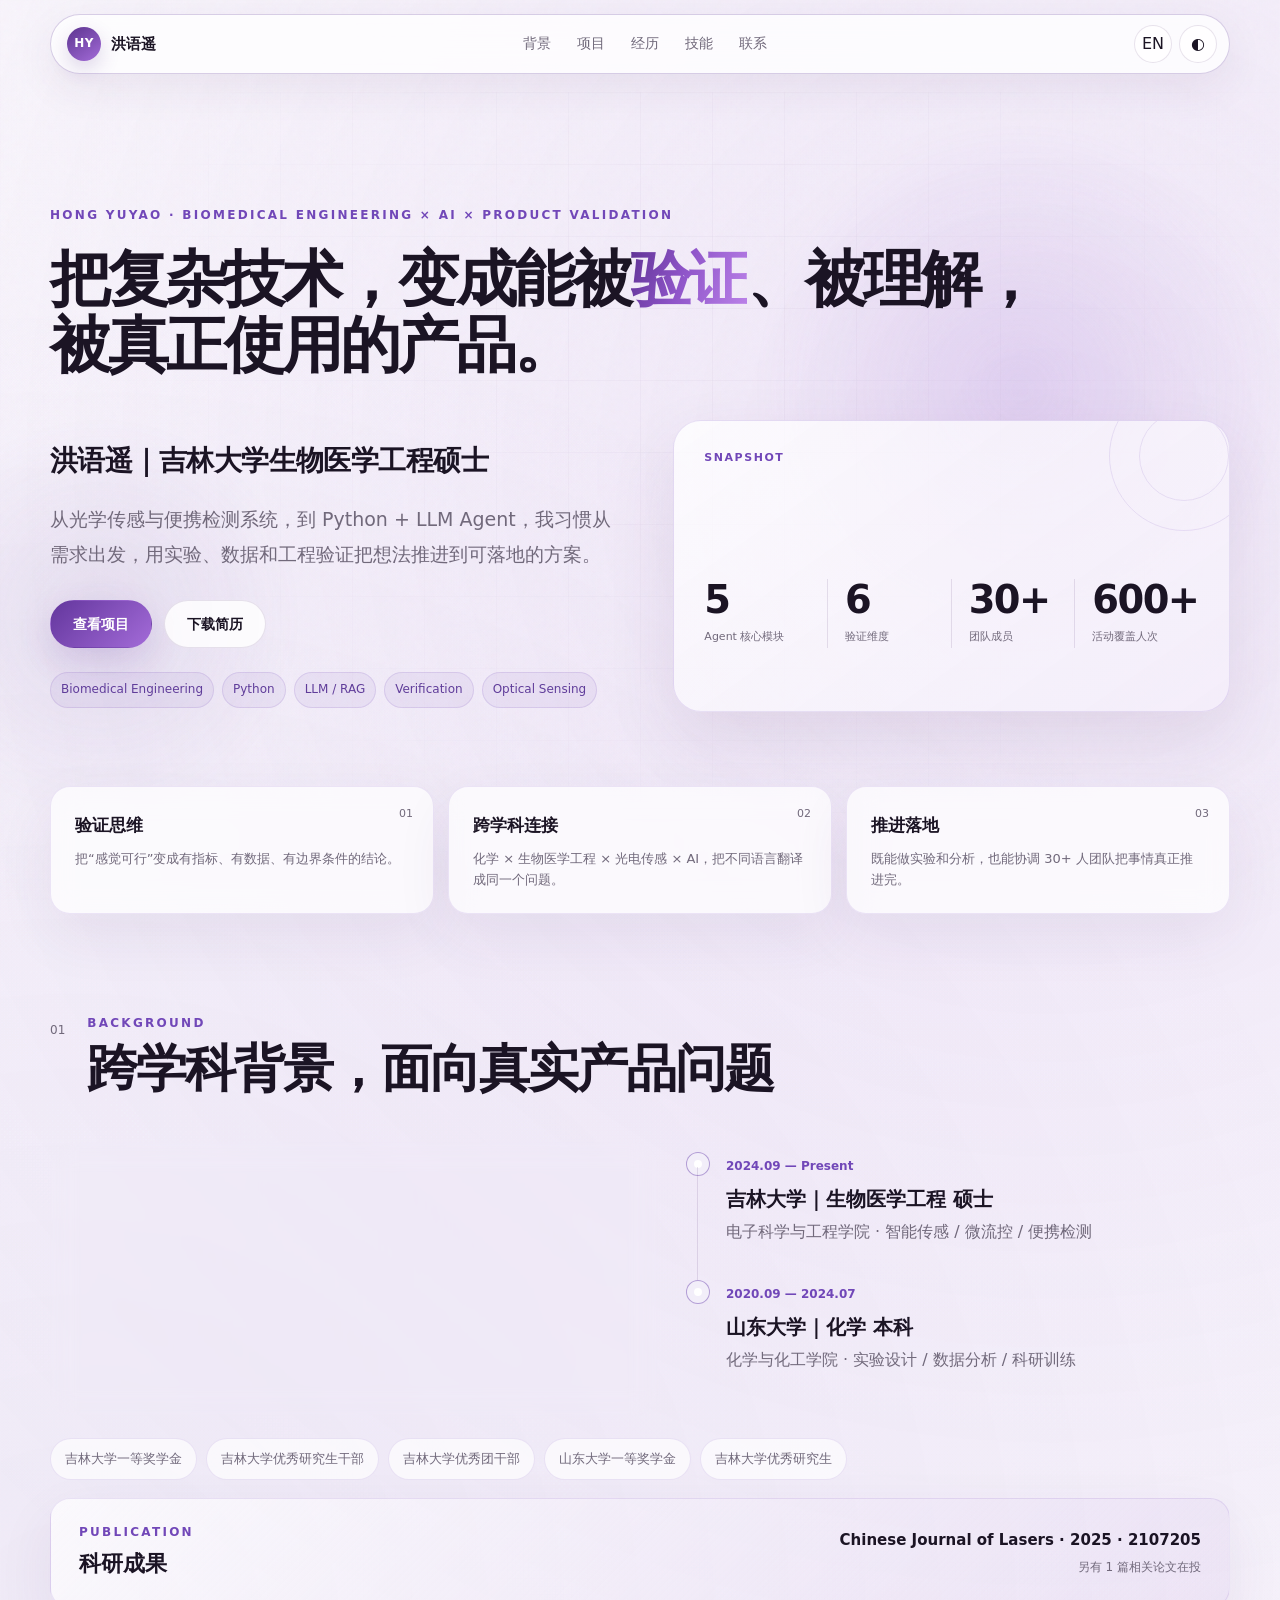
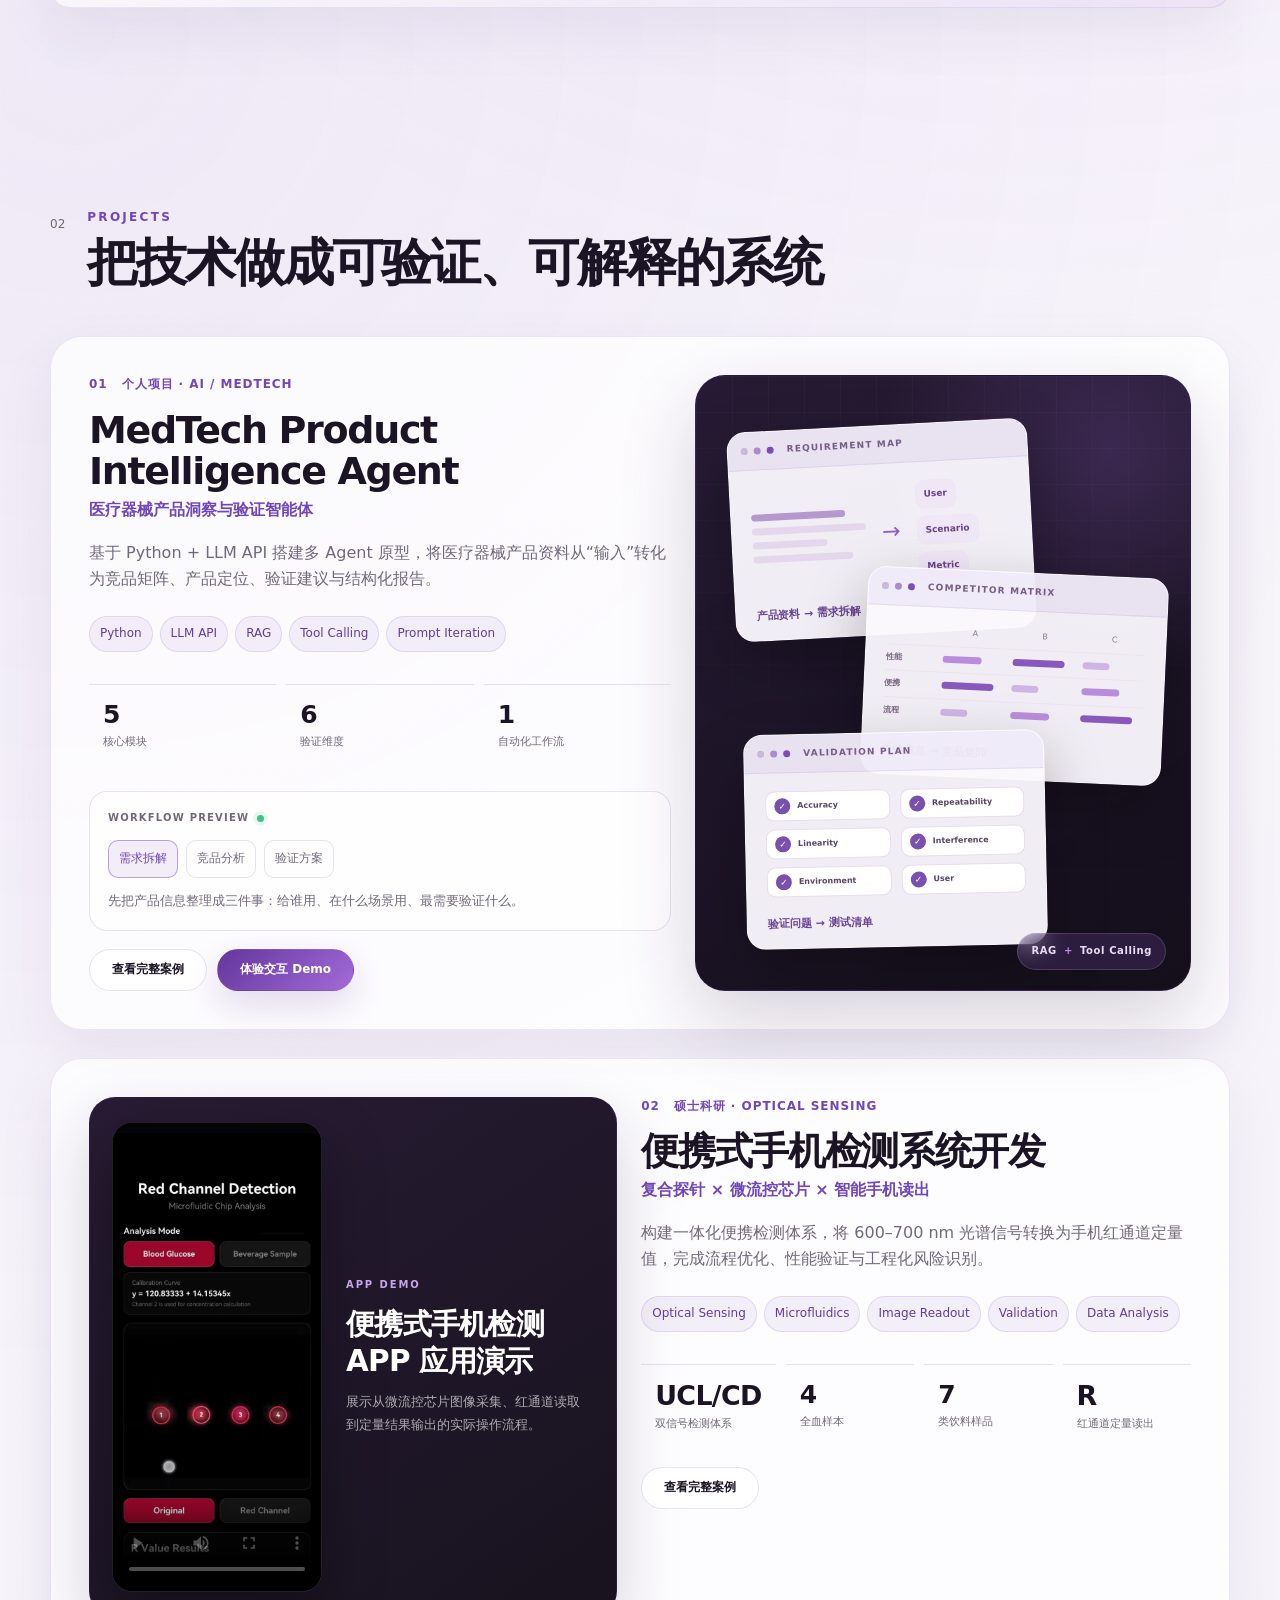
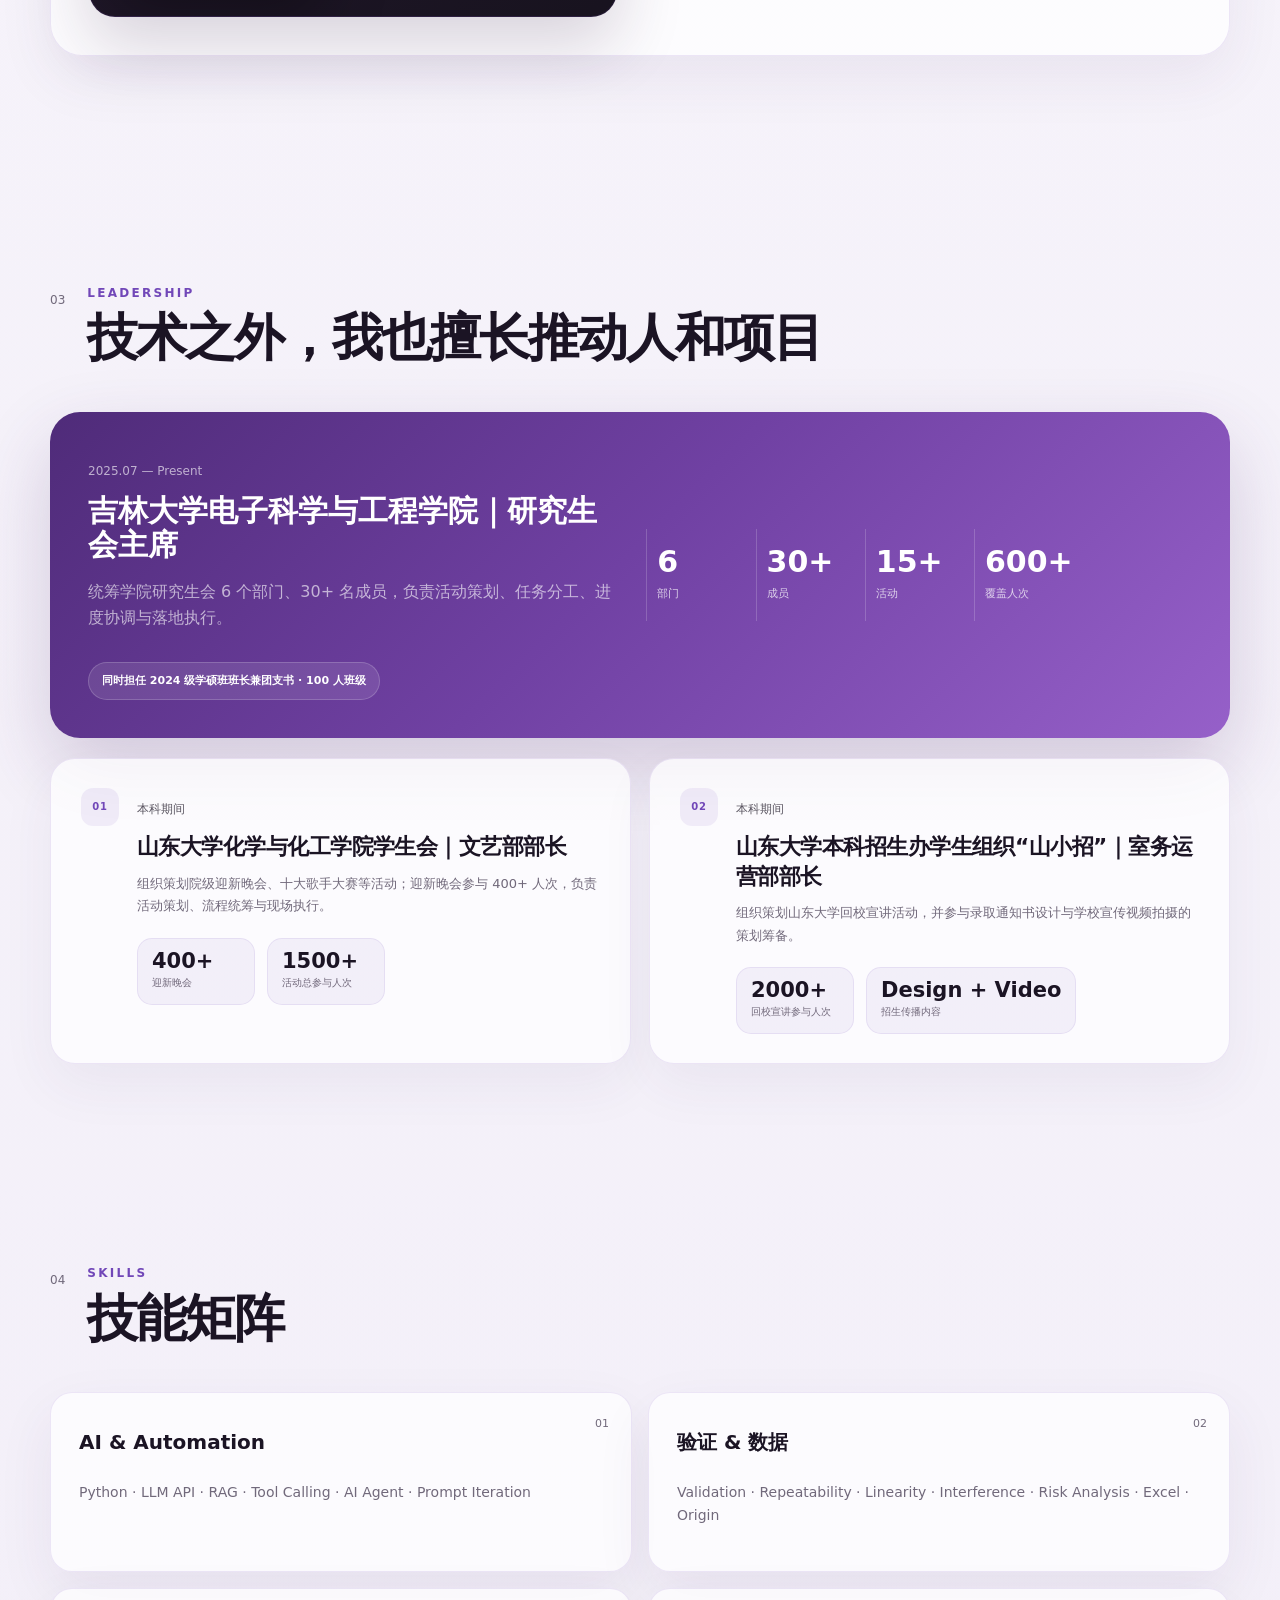
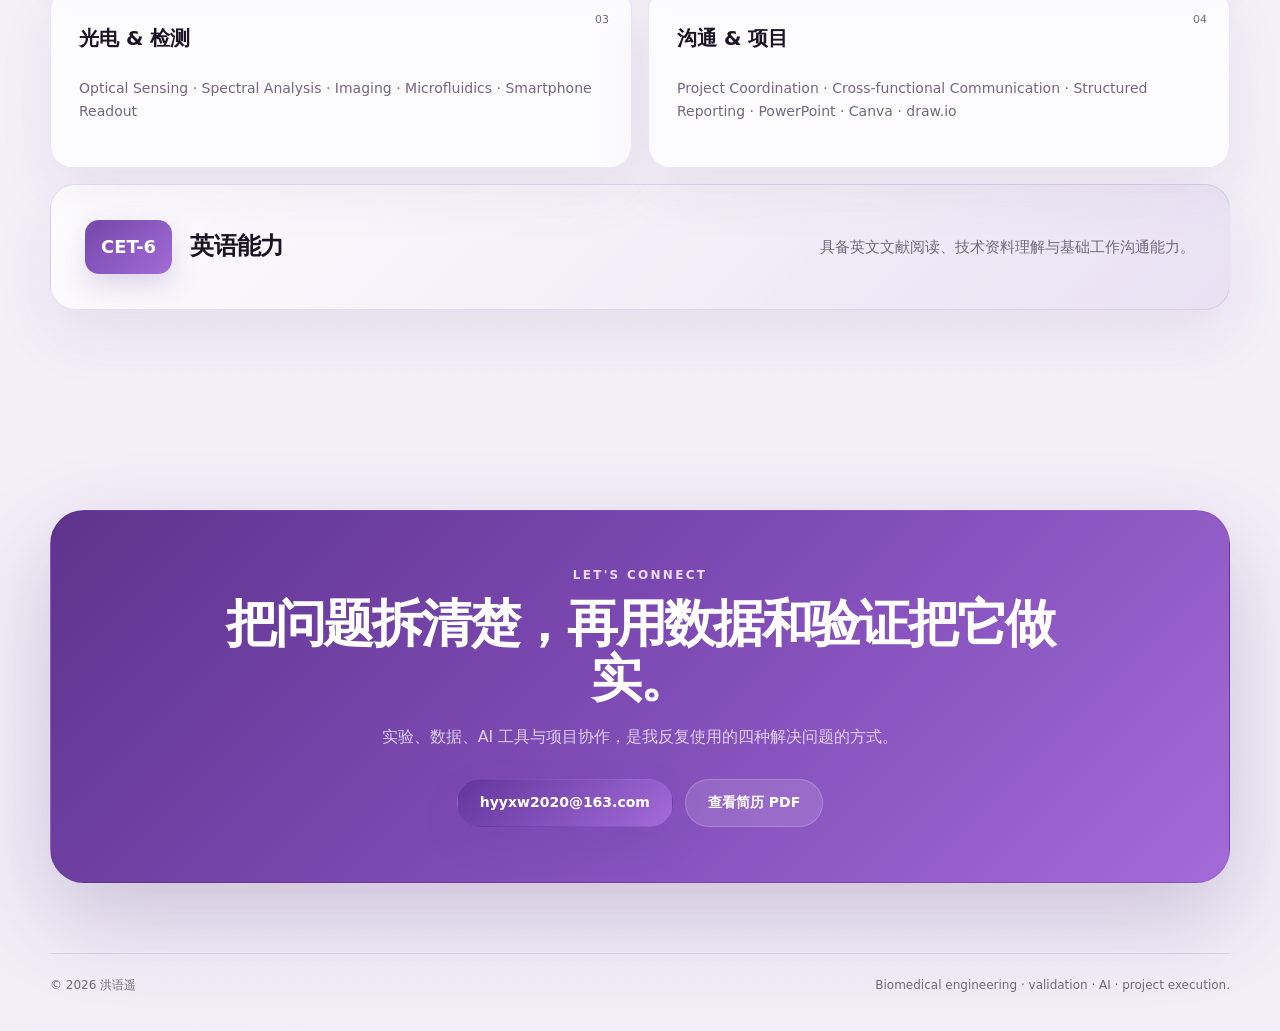
<file: index.html>
<!doctype html>
<html lang="zh-CN">
<head>
  <meta charset="utf-8" />
  <meta name="viewport" content="width=device-width, initial-scale=1" />
  <meta name="description" content="洪语遥｜生物医学工程 × 智能传感 × 产品验证 × AI Agent" />
  <title>洪语遥｜Biomedical Engineering × AI × Product Validation</title>
  <link rel="stylesheet" href="styles.css" />
</head>
<body>
  <div class="noise" aria-hidden="true"></div>
  <header class="site-header">
    <a class="brand" href="#top" aria-label="回到首页">
      <span class="brand-mark">HY</span>
      <span class="brand-name">洪语遥</span>
    </a>
    <nav class="nav" aria-label="主导航">
      <a href="#about" data-i18n="nav_about">背景</a>
      <a href="#projects" data-i18n="nav_projects">项目</a>
      <a href="#experience" data-i18n="nav_experience">经历</a>
      <a href="#skills" data-i18n="nav_skills">技能</a>
      <a href="#contact" data-i18n="nav_contact">联系</a>
    </nav>
    <div class="header-actions">
      <button class="icon-btn" id="langToggle" type="button" aria-label="切换语言">EN</button>
      <button class="icon-btn" id="themeToggle" type="button" aria-label="切换深色模式">◐</button>
    </div>
  </header>

  <main id="top">
    <section class="hero section-shell">
      <div class="hero-glow hero-glow-a"></div>
      <div class="hero-glow hero-glow-b"></div>
      <div class="hero-grid" aria-hidden="true"></div>
      <div class="hero-copy reveal">
        <div class="eyebrow" data-i18n="hero_eyebrow">HONG YUYAO · Biomedical Engineering × AI × Product Validation</div>
        <h1 class="hero-statement">
          <span class="hero-line"><span data-i18n="hero_statement_1">把复杂技术，变成能被</span><span class="gradient-text inline" data-i18n="hero_statement_focus">验证</span><span data-i18n="hero_statement_2">、被理解，</span></span>
          <span class="hero-line" data-i18n="hero_statement_3">被真正使用的产品。</span>
        </h1>
        <div class="hero-bottom">
          <div class="hero-intro">
            <p class="hero-identity" data-i18n="hero_identity">洪语遥｜吉林大学生物医学工程硕士</p>
            <p class="hero-lead" data-i18n="hero_lead">
              从光学传感与便携检测系统，到 Python + LLM Agent，我习惯从需求出发，用实验、数据和工程验证把想法推进到可落地的方案。
            </p>
            <div class="hero-actions">
              <a class="btn btn-primary" href="#projects" data-i18n="hero_cta_projects">查看项目</a>
              <a class="btn btn-secondary" href="Hong_Yuyao_Resume.pdf" target="_blank" rel="noopener" data-i18n="hero_cta_resume">下载简历</a>
            </div>
            <div class="hero-tags" aria-label="关键词">
              <span>Biomedical Engineering</span>
              <span>Python</span>
              <span>LLM / RAG</span>
              <span>Verification</span>
              <span>Optical Sensing</span>
            </div>
          </div>

          <aside class="hero-card reveal delay-1" aria-label="核心数据">
            <div class="radar-orbit" aria-hidden="true">
              <span class="orbit orbit-1"></span>
              <span class="orbit orbit-2"></span>
              <span class="orbit-dot"></span>
            </div>
            <div class="hero-card-title" data-i18n="hero_card_title">Snapshot</div>
            <div class="hero-metrics">
              <div class="metric"><strong>5</strong><span data-i18n="metric_modules">Agent 核心模块</span></div>
              <div class="metric"><strong>6</strong><span data-i18n="metric_validation">验证维度</span></div>
              <div class="metric"><strong>30+</strong><span data-i18n="metric_members">团队成员</span></div>
              <div class="metric"><strong>600+</strong><span data-i18n="metric_people">活动覆盖人次</span></div>
            </div>
          </aside>
        </div>
      </div>
    </section>

    <section class="why-strip section-shell" aria-label="Why me">
      <article class="why-card reveal">
        <span class="why-no">01</span>
        <strong data-i18n="why1_title">验证思维</strong>
        <p data-i18n="why1_text">把“感觉可行”变成有指标、有数据、有边界条件的结论。</p>
      </article>
      <article class="why-card reveal delay-1">
        <span class="why-no">02</span>
        <strong data-i18n="why2_title">跨学科连接</strong>
        <p data-i18n="why2_text">化学 × 生物医学工程 × 光电传感 × AI，把不同语言翻译成同一个问题。</p>
      </article>
      <article class="why-card reveal delay-2">
        <span class="why-no">03</span>
        <strong data-i18n="why3_title">推进落地</strong>
        <p data-i18n="why3_text">既能做实验和分析，也能协调 30+ 人团队把事情真正推进完。</p>
      </article>
    </section>

    <section id="about" class="section section-shell">
      <div class="section-heading reveal">
        <span class="section-index">01</span>
        <div>
          <p class="kicker" data-i18n="about_kicker">BACKGROUND</p>
          <h2 data-i18n="about_title">跨学科背景，面向真实产品问题</h2>
        </div>
      </div>
      <div class="about-grid">
        <div class="glass-card about-copy reveal">
          <p data-i18n="about_p1">本科就读于山东大学化学专业，硕士转向吉林大学生物医学工程，将化学实验能力与光电、成像、传感、数据分析结合。</p>
          <p><span data-i18n="about_p2_prefix">研究方向覆盖</span><strong class="inline-emphasis" data-i18n="about_focus">智能传感、微流控芯片与便携式手机检测系统</strong><span data-i18n="about_p2_tail">；同时主动探索 AI 在医疗器械产品洞察与验证中的应用。</span></p>
          <p data-i18n="about_p3">我的核心能力是把复杂问题拆成可执行步骤：提炼需求、设计验证、分析数据、识别风险，并用结构化方式呈现结论。</p>
        </div>
        <div class="timeline reveal delay-1">
          <article class="timeline-item">
            <div class="timeline-dot"></div>
            <div>
              <span class="timeline-date">2024.09 — Present</span>
              <h3 data-i18n="edu_jlu_title">吉林大学｜生物医学工程 硕士</h3>
              <p data-i18n="edu_jlu_text">电子科学与工程学院 · 智能传感 / 微流控 / 便携检测</p>
            </div>
          </article>
          <article class="timeline-item">
            <div class="timeline-dot"></div>
            <div>
              <span class="timeline-date">2020.09 — 2024.07</span>
              <h3 data-i18n="edu_sdu_title">山东大学｜化学 本科</h3>
              <p data-i18n="edu_sdu_text">化学与化工学院 · 实验设计 / 数据分析 / 科研训练</p>
            </div>
          </article>
        </div>
      </div>
      <div class="honor-strip reveal">
        <span data-i18n="honor_1">吉林大学一等奖学金</span>
        <span data-i18n="honor_2">吉林大学优秀研究生干部</span>
        <span data-i18n="honor_3">吉林大学优秀团干部</span>
        <span data-i18n="honor_4">山东大学一等奖学金</span>
        <span data-i18n="honor_5">吉林大学优秀研究生</span>
      </div>
      <div class="publication-card reveal">
        <div>
          <p class="kicker" data-i18n="pub_kicker">PUBLICATION</p>
          <h3 data-i18n="pub_title">科研成果</h3>
        </div>
        <div class="publication-copy">
          <strong>Chinese Journal of Lasers · 2025 · 2107205</strong>
          <span data-i18n="pub_note">另有 1 篇相关论文在投</span>
        </div>
      </div>
    </section>

    <section id="projects" class="section section-shell">
      <div class="section-heading reveal">
        <span class="section-index">02</span>
        <div>
          <p class="kicker" data-i18n="projects_kicker">PROJECTS</p>
          <h2 data-i18n="projects_title">把技术做成可验证、可解释的系统</h2>
        </div>
      </div>

      <article class="project-feature reveal">
        <div class="project-copy">
          <div class="project-meta"><span>01</span><span data-i18n="project1_type">个人项目 · AI / MedTech</span></div>
          <h3>MedTech Product Intelligence Agent</h3>
          <p class="project-subtitle" data-i18n="project1_subtitle">医疗器械产品洞察与验证智能体</p>
          <p data-i18n="project1_desc">基于 Python + LLM API 搭建多 Agent 原型，将医疗器械产品资料从“输入”转化为竞品矩阵、产品定位、验证建议与结构化报告。</p>
          <div class="pill-row">
            <span>Python</span><span>LLM API</span><span>RAG</span><span>Tool Calling</span><span>Prompt Iteration</span>
          </div>
          <div class="project-stat-row">
            <div><strong>5</strong><span data-i18n="project1_stat1">核心模块</span></div>
            <div><strong>6</strong><span data-i18n="project1_stat2">验证维度</span></div>
            <div><strong>1</strong><span data-i18n="project1_stat3">自动化工作流</span></div>
          </div>
          <div class="agent-preview" aria-label="Agent workflow preview">
            <div class="agent-preview-head">
              <span data-i18n="agent_preview_label">WORKFLOW PREVIEW</span>
              <span class="live-dot"></span>
            </div>
            <div class="agent-tabs" role="tablist">
              <button class="agent-tab active" type="button" data-agent-step="0" data-i18n="agent_tab_1">需求解析</button>
              <button class="agent-tab" type="button" data-agent-step="1" data-i18n="agent_tab_2">竞品分析</button>
              <button class="agent-tab" type="button" data-agent-step="2" data-i18n="agent_tab_3">验证方案</button>
            </div>
            <p id="agentPreviewText" data-i18n="agent_preview_1">先把产品信息整理成三件事：给谁用、在什么场景用、最需要验证什么。</p>
          </div>
          <div class="project-actions">
            <a class="btn btn-secondary btn-compact" href="case-agent.html" data-i18n="project1_case_cta">查看完整案例</a>
            <a class="btn btn-primary btn-compact" href="case-agent.html#demo" data-i18n="project1_demo_cta">体验交互 Demo</a>
          </div>
        </div>
        <div class="agent-visual-gallery" aria-label="AI 项目可视化预览">
          <figure class="agent-shot shot-requirement">
            <div class="shot-top"><span></span><span></span><span></span><b>Requirement Map</b></div>
            <div class="shot-body requirement-map">
              <div class="mini-doc"><i></i><i></i><i></i><i></i></div>
              <div class="mini-arrow">→</div>
              <div class="mini-tags"><span>User</span><span>Scenario</span><span>Metric</span></div>
            </div>
            <figcaption data-i18n="agent_visual_1">产品资料 → 需求拆解</figcaption>
          </figure>
          <figure class="agent-shot shot-matrix">
            <div class="shot-top"><span></span><span></span><span></span><b>Competitor Matrix</b></div>
            <div class="shot-body matrix-board">
              <div class="matrix-head"><span></span><span>A</span><span>B</span><span>C</span></div>
              <div class="matrix-row"><b>性能</b><i class="bar b1"></i><i class="bar b2"></i><i class="bar b3"></i></div>
              <div class="matrix-row"><b>便携</b><i class="bar b2"></i><i class="bar b3"></i><i class="bar b1"></i></div>
              <div class="matrix-row"><b>流程</b><i class="bar b3"></i><i class="bar b1"></i><i class="bar b2"></i></div>
            </div>
            <figcaption data-i18n="agent_visual_2">关键信息 → 竞品矩阵</figcaption>
          </figure>
          <figure class="agent-shot shot-validation">
            <div class="shot-top"><span></span><span></span><span></span><b>Validation Plan</b></div>
            <div class="shot-body validation-board">
              <div><i>✓</i><span>Accuracy</span></div><div><i>✓</i><span>Repeatability</span></div>
              <div><i>✓</i><span>Linearity</span></div><div><i>✓</i><span>Interference</span></div>
              <div><i>✓</i><span>Environment</span></div><div><i>✓</i><span>User</span></div>
            </div>
            <figcaption data-i18n="agent_visual_3">验证问题 → 测试清单</figcaption>
          </figure>
          <div class="agent-visual-chip">RAG <span>+</span> Tool Calling</div>
        </div>
      </article>

      <article class="project-feature reverse reveal">
        <div class="project-copy">
          <div class="project-meta"><span>02</span><span data-i18n="project2_type">硕士科研 · Optical Sensing</span></div>
          <h3 data-i18n="project2_title">便携式手机检测系统开发</h3>
          <p class="project-subtitle" data-i18n="project2_subtitle">复合探针 × 微流控芯片 × 智能手机读出</p>
          <p data-i18n="project2_desc">构建一体化便携检测体系，将 600–700 nm 光谱信号转换为手机红通道定量值，完成流程优化、性能验证与工程化风险识别。</p>
          <div class="pill-row">
            <span>Optical Sensing</span><span>Microfluidics</span><span>Image Readout</span><span>Validation</span><span>Data Analysis</span>
          </div>
          <div class="project-stat-row project-stat-row-4">
            <div><strong class="stat-word">UCL/CD</strong><span data-i18n="project2_stat1">双信号检测体系</span></div>
            <div><strong>4</strong><span data-i18n="project2_stat2">全血样本</span></div>
            <div><strong>7</strong><span data-i18n="project2_stat3">类饮料样品</span></div>
            <div><strong class="stat-word">R</strong><span data-i18n="project2_stat4">红通道定量读出</span></div>
          </div>
          <div class="project-actions">
            <a class="btn btn-secondary btn-compact" href="case-detection.html" data-i18n="project2_case_cta">查看完整案例</a>
          </div>
        </div>
        <div class="project-media" aria-label="便携式手机检测 APP 应用视频">
          <div class="video-frame">
            <video controls playsinline preload="metadata" poster="app-demo-poster.jpg">
              <source src="portable-detection-app-demo.mp4" type="video/mp4" />
            </video>
          </div>
          <div class="video-meta">
            <span class="video-kicker" data-i18n="app_video_kicker">APP DEMO</span>
            <strong data-i18n="app_video_title">便携式手机检测 APP 应用演示</strong>
            <p data-i18n="app_video_desc">展示从微流控芯片图像采集、红通道读取到定量结果输出的实际操作流程。</p>
          </div>
        </div>
      </article>
    </section>

    <section id="experience" class="section section-shell">
      <div class="section-heading reveal">
        <span class="section-index">03</span>
        <div>
          <p class="kicker" data-i18n="experience_kicker">LEADERSHIP</p>
          <h2 data-i18n="experience_title">技术之外，我也擅长推动人和项目</h2>
        </div>
      </div>
      <div class="leadership-stack">
        <article class="leadership-card leadership-primary reveal">
          <div class="leadership-role-copy">
            <p class="role-date">2025.07 — Present</p>
            <h3 data-i18n="lead_title">吉林大学电子科学与工程学院｜研究生会主席</h3>
            <p data-i18n="lead_desc">统筹学院研究生会 6 个部门、30+ 名成员，负责活动策划、任务分工、进度协调与落地执行。</p>
            <div class="role-badge" data-i18n="lead_class_role">同时担任 2024 级学硕班班长兼团支书 · 100 人班级</div>
          </div>
          <div class="leadership-metrics">
            <div><strong>6</strong><span data-i18n="lead_m1">部门</span></div>
            <div><strong>30+</strong><span data-i18n="lead_m2">成员</span></div>
            <div><strong>15+</strong><span data-i18n="lead_m3">活动</span></div>
            <div><strong>600+</strong><span data-i18n="lead_m4">覆盖人次</span></div>
          </div>
        </article>
        <div class="leadership-history">
          <article class="leadership-mini reveal delay-1">
            <div class="mini-role-index">01</div>
            <div>
              <p class="role-date" data-i18n="undergrad_stage">本科期间</p>
              <h3 data-i18n="lead_undergrad_arts_title">山东大学化学与化工学院学生会｜文艺部部长</h3>
              <p data-i18n="lead_undergrad_arts_desc">组织策划院级迎新晚会、十大歌手大赛等活动；迎新晚会参与 400+ 人次，负责活动策划、流程统筹与现场执行。</p>
              <div class="mini-metrics"><span><strong>400+</strong><i data-i18n="lead_welcome">迎新晚会</i></span><span><strong>1500+</strong><i data-i18n="lead_total_events">活动总参与人次</i></span></div>
            </div>
          </article>
          <article class="leadership-mini reveal delay-2">
            <div class="mini-role-index">02</div>
            <div>
              <p class="role-date" data-i18n="undergrad_stage">本科期间</p>
              <h3 data-i18n="lead_admission_title">山东大学本科招生办学生组织“山小招”｜室务运营部部长</h3>
              <p data-i18n="lead_admission_desc">组织策划山东大学回校宣讲活动，并参与录取通知书设计与学校宣传视频拍摄的策划筹备。</p>
              <div class="mini-metrics"><span><strong>2000+</strong><i data-i18n="lead_admission_people">回校宣讲参与人次</i></span><span><strong data-i18n="lead_content">Design + Video</strong><i data-i18n="lead_content_label">招生传播内容</i></span></div>
            </div>
          </article>
        </div>
      </div>
    </section>

    <section id="skills" class="section section-shell">
      <div class="section-heading reveal">
        <span class="section-index">04</span>
        <div>
          <p class="kicker" data-i18n="skills_kicker">SKILLS</p>
          <h2 data-i18n="skills_title">技能矩阵</h2>
        </div>
      </div>
      <div class="skills-grid">
        <article class="skill-card reveal"><span class="skill-no">01</span><h3 data-i18n="skill1_title">AI & Automation</h3><p>Python · LLM API · RAG · Tool Calling · AI Agent · Prompt Iteration</p></article>
        <article class="skill-card reveal delay-1"><span class="skill-no">02</span><h3 data-i18n="skill2_title">验证 & 数据</h3><p>Validation · Repeatability · Linearity · Interference · Risk Analysis · Excel · Origin</p></article>
        <article class="skill-card reveal delay-2"><span class="skill-no">03</span><h3 data-i18n="skill3_title">光电 & 检测</h3><p>Optical Sensing · Spectral Analysis · Imaging · Microfluidics · Smartphone Readout</p></article>
        <article class="skill-card reveal delay-3"><span class="skill-no">04</span><h3 data-i18n="skill4_title">沟通 & 项目</h3><p>Project Coordination · Cross-functional Communication · Structured Reporting · PowerPoint · Canva · draw.io</p></article>
      </div>
      <div class="language-card reveal">
        <div><span class="lang-badge">CET-6</span><strong data-i18n="english_title">英语能力</strong></div>
        <p data-i18n="english_desc">具备英文文献阅读、技术资料理解与基础工作沟通能力。</p>
      </div>
    </section>

    <section id="contact" class="section section-shell contact-section">
      <div class="contact-card reveal">
        <p class="kicker" data-i18n="contact_kicker">LET'S CONNECT</p>
        <h2 data-i18n="contact_title">把问题拆清楚，再用数据和验证把它做实。</h2>
        <p data-i18n="contact_desc">实验、数据、AI 工具与项目协作，是我反复使用的四种解决问题的方式。</p>
        <div class="contact-actions">
          <a class="btn btn-primary" href="mailto:hyyxw2020@163.com">hyyxw2020@163.com</a>
          <a class="btn btn-secondary" href="Hong_Yuyao_Resume.pdf" target="_blank" rel="noopener" data-i18n="contact_resume">查看简历 PDF</a>
        </div>
      </div>
    </section>
  </main>

  <footer class="footer section-shell">
    <span>© 2026 洪语遥</span>
    <span data-i18n="footer_text">Biomedical engineering · validation · AI · project execution.</span>
  </footer>

  <script src="script.js"></script>
</body>
</html>
</file>
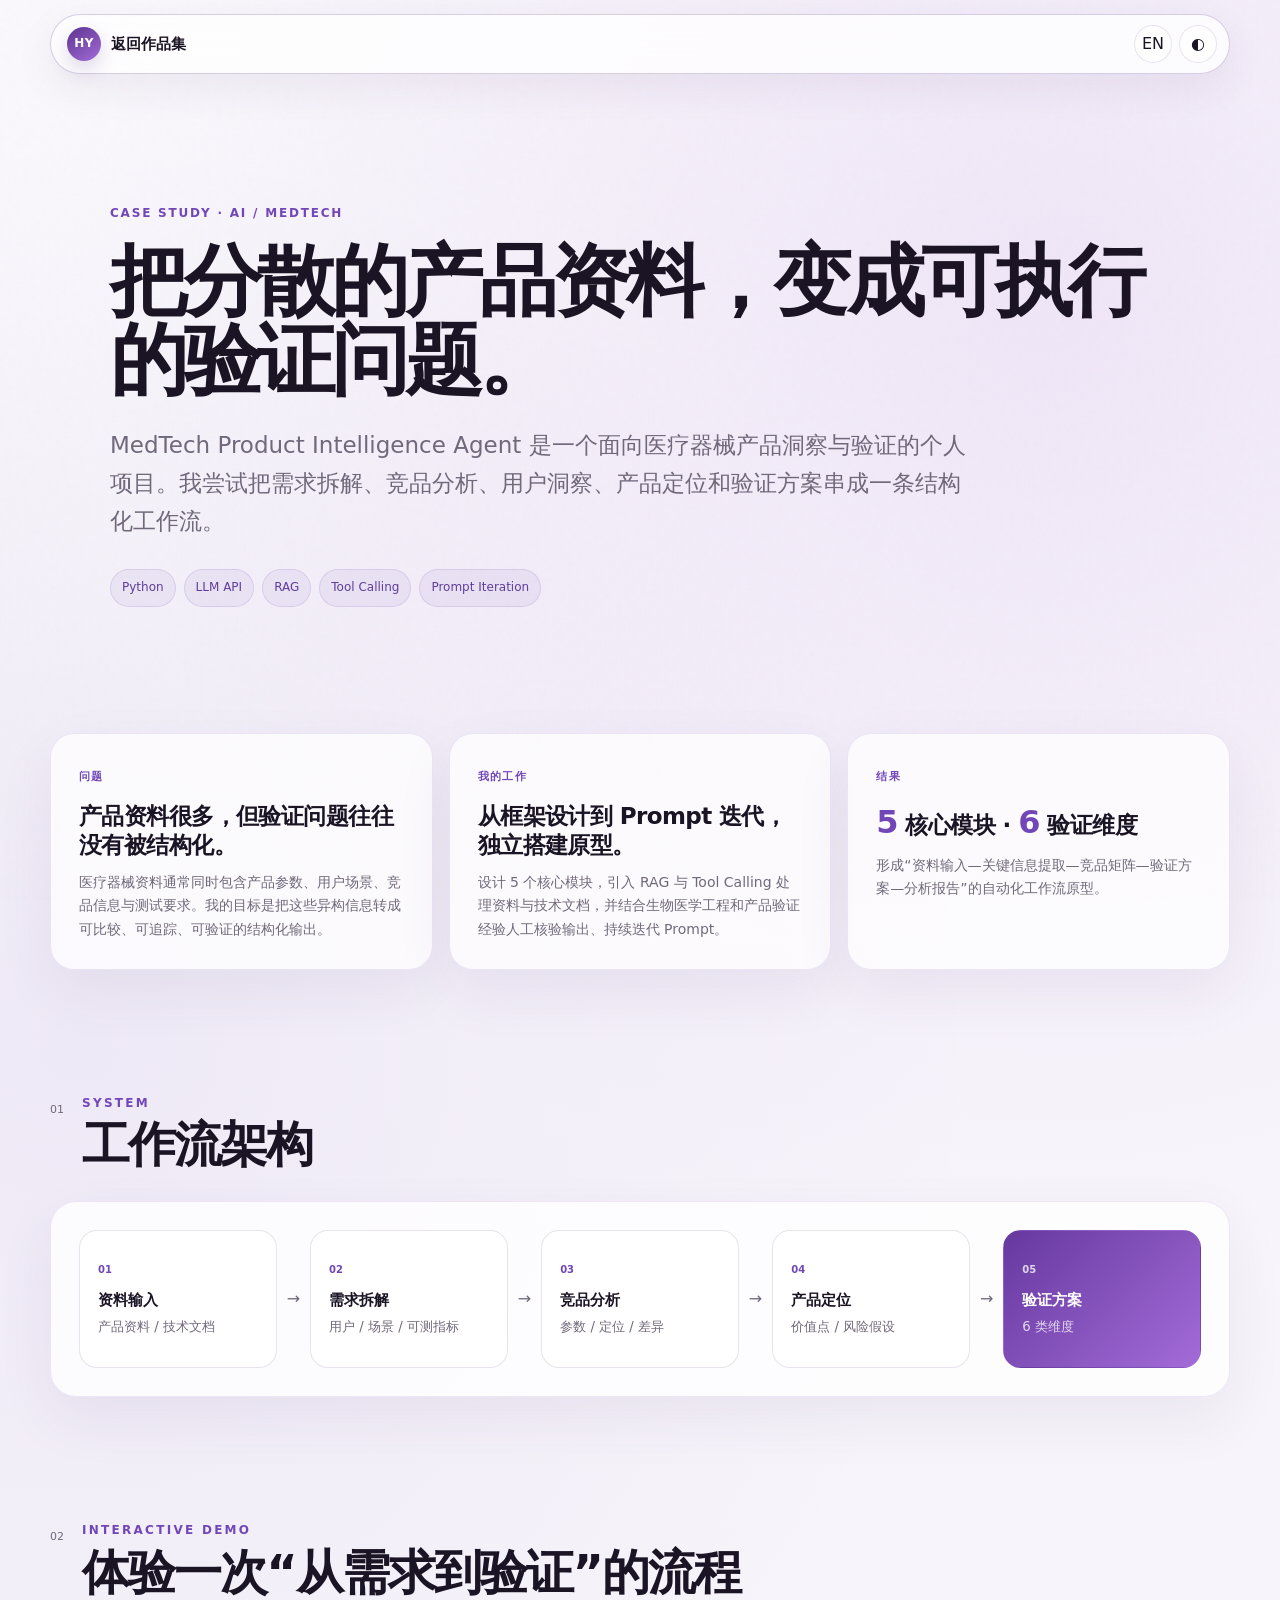
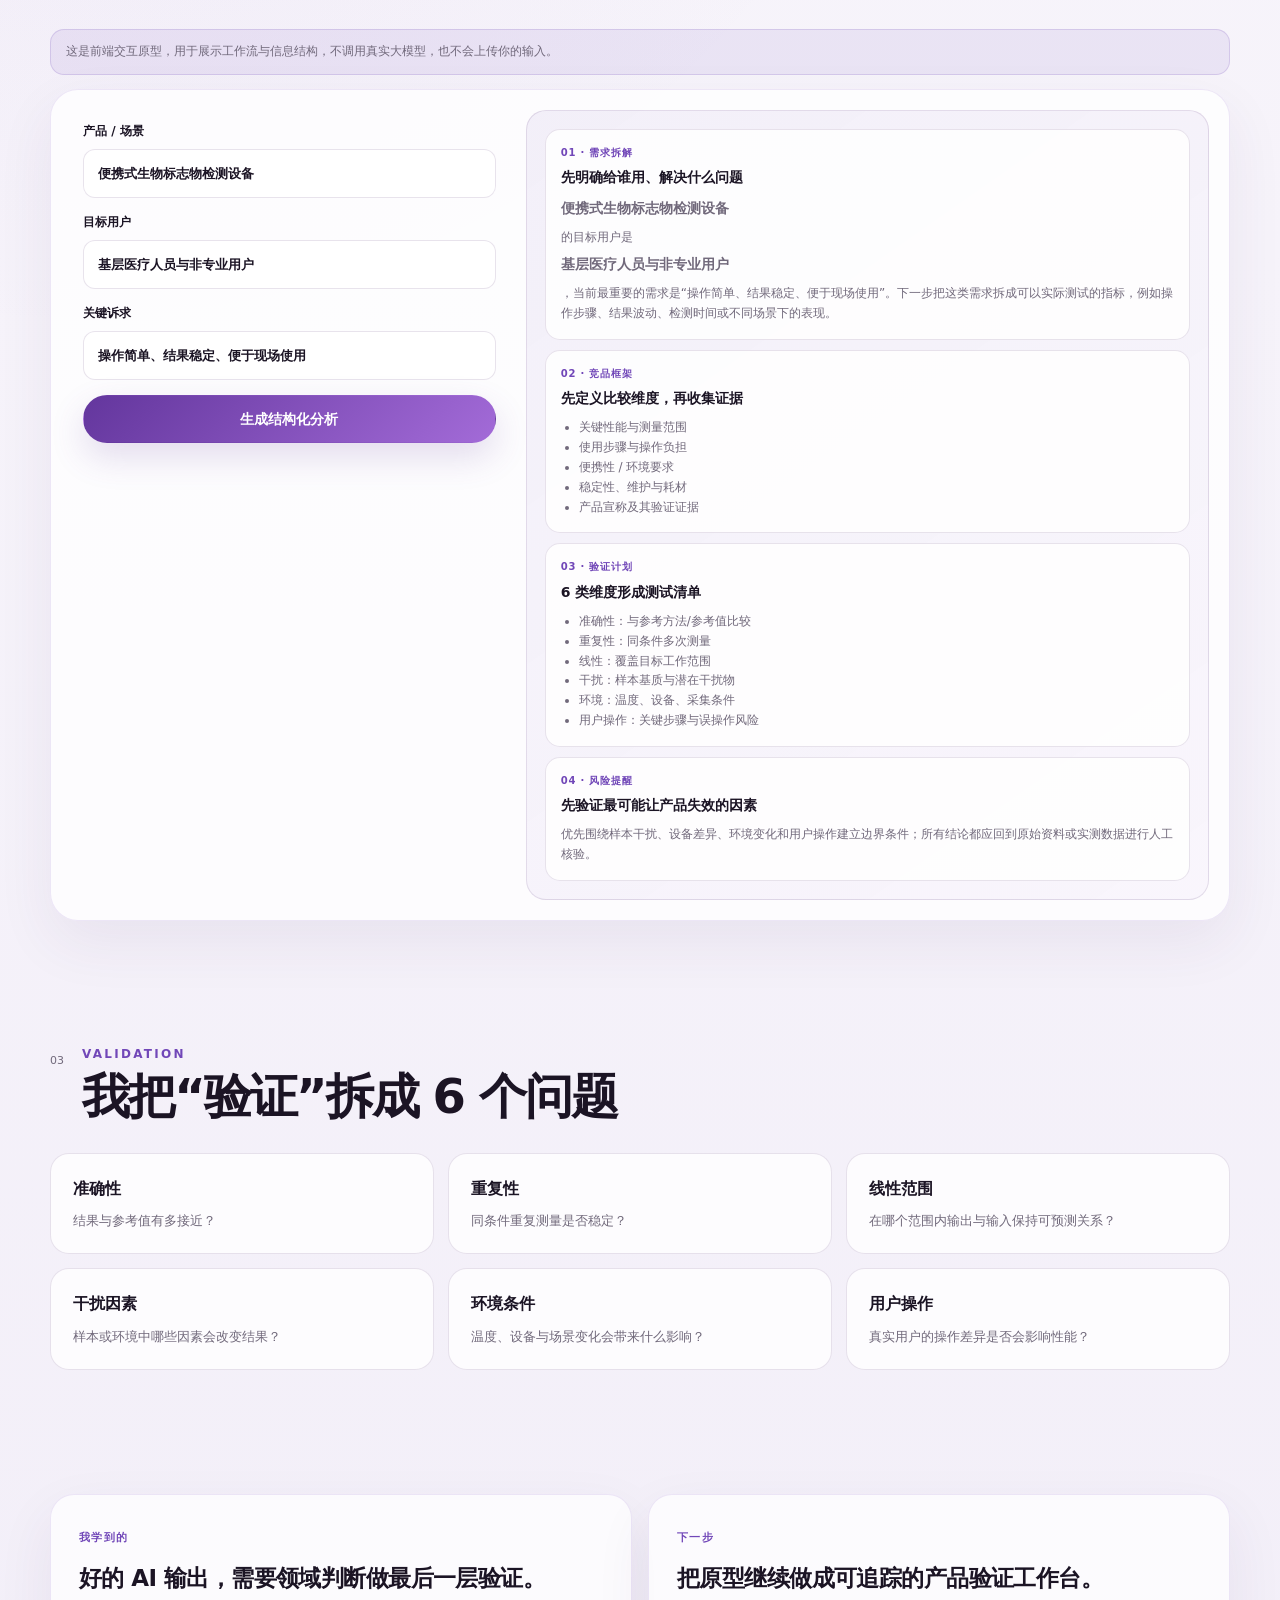
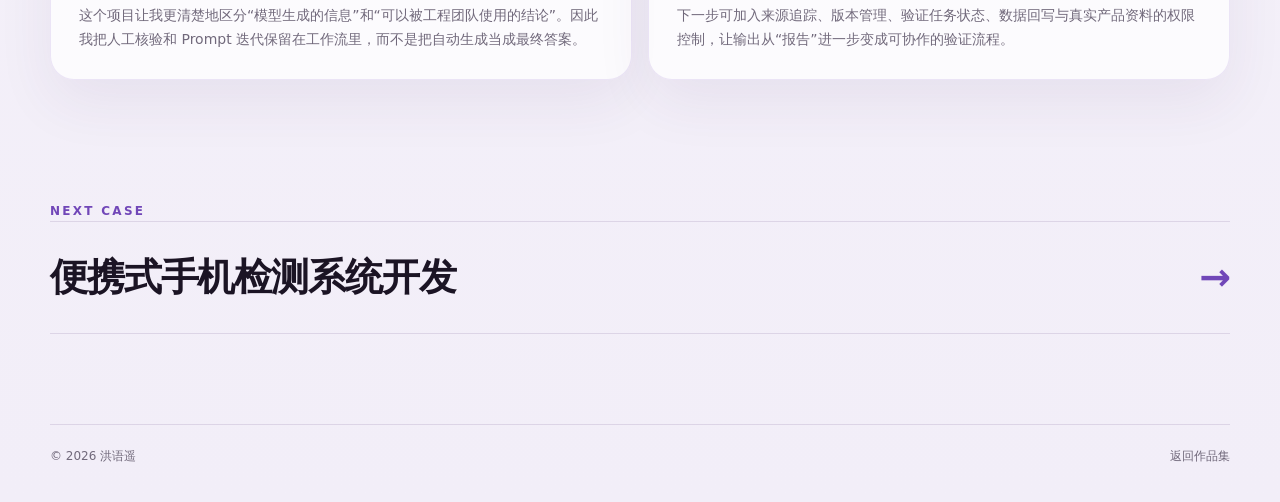
<file: case-agent.html>
<!doctype html>
<html lang="zh-CN">
<head>
  <meta charset="utf-8" />
  <meta name="viewport" content="width=device-width, initial-scale=1" />
  <meta name="description" content="洪语遥｜MedTech Product Intelligence Agent 案例研究" />
  <title>MedTech Product Intelligence Agent｜洪语遥</title>
  <link rel="stylesheet" href="styles.css" />
</head>
<body>
  <div class="noise" aria-hidden="true"></div>
  <header class="site-header case-header">
    <a class="brand" href="index.html#projects" aria-label="返回项目">
      <span class="brand-mark">HY</span>
      <span class="brand-name" data-i18n="case_back">返回作品集</span>
    </a>
    <div class="header-actions">
      <button class="icon-btn" id="langToggle" type="button" aria-label="切换语言">EN</button>
      <button class="icon-btn" id="themeToggle" type="button" aria-label="切换深色模式">◐</button>
    </div>
  </header>

  <main>
    <section class="case-hero section-shell">
      <div class="case-breadcrumb reveal">CASE STUDY · AI / MEDTECH</div>
      <h1 class="reveal" data-i18n="agent_case_title">把分散的产品资料，变成可执行的验证问题。</h1>
      <p class="case-hero-lead reveal" data-i18n="agent_case_lead">MedTech Product Intelligence Agent 是一个面向医疗器械产品洞察与验证的个人项目。我尝试把需求拆解、竞品分析、用户洞察、产品定位和验证方案串成一条结构化工作流。</p>
      <div class="case-hero-meta reveal">
        <span>Python</span><span>LLM API</span><span>RAG</span><span>Tool Calling</span><span>Prompt Iteration</span>
      </div>
    </section>

    <section class="case-section section-shell">
      <div class="case-grid-3">
        <article class="case-card reveal"><span class="case-label" data-i18n="case_problem">问题</span><h2 data-i18n="agent_problem_title">产品资料很多，但验证问题往往没有被结构化。</h2><p data-i18n="agent_problem_text">医疗器械资料通常同时包含产品参数、用户场景、竞品信息与测试要求。我的目标是把这些异构信息转成可比较、可追踪、可验证的结构化输出。</p></article>
        <article class="case-card reveal delay-1"><span class="case-label" data-i18n="case_role">我的工作</span><h2 data-i18n="agent_role_title">从框架设计到 Prompt 迭代，独立搭建原型。</h2><p data-i18n="agent_role_text">设计 5 个核心模块，引入 RAG 与 Tool Calling 处理资料与技术文档，并结合生物医学工程和产品验证经验人工核验输出、持续迭代 Prompt。</p></article>
        <article class="case-card reveal delay-2"><span class="case-label" data-i18n="case_result">结果</span><h2><strong class="case-big-number">5</strong> <span data-i18n="agent_result_modules">核心模块</span> · <strong class="case-big-number">6</strong> <span data-i18n="agent_result_dimensions">验证维度</span></h2><p data-i18n="agent_result_text">形成“资料输入—关键信息提取—竞品矩阵—验证方案—分析报告”的自动化工作流原型。</p></article>
      </div>
    </section>

    <section class="case-section section-shell">
      <div class="case-section-heading reveal"><span>01</span><div><p class="kicker">SYSTEM</p><h2 data-i18n="agent_arch_title">工作流架构</h2></div></div>
      <div class="architecture-track reveal">
        <div class="architecture-step"><span>01</span><b data-i18n="agent_arch_1">资料输入</b><small data-i18n="agent_arch_1d">产品资料 / 技术文档</small></div>
        <div class="architecture-arrow">→</div>
        <div class="architecture-step"><span>02</span><b data-i18n="agent_arch_2">需求拆解</b><small data-i18n="agent_arch_2d">场景 / 用户 / 指标</small></div>
        <div class="architecture-arrow">→</div>
        <div class="architecture-step"><span>03</span><b data-i18n="agent_arch_3">竞品分析</b><small data-i18n="agent_arch_3d">参数 / 定位 / 差异</small></div>
        <div class="architecture-arrow">→</div>
        <div class="architecture-step"><span>04</span><b data-i18n="agent_arch_4">产品定位</b><small data-i18n="agent_arch_4d">价值点 / 风险假设</small></div>
        <div class="architecture-arrow">→</div>
        <div class="architecture-step emphasized"><span>05</span><b data-i18n="agent_arch_5">验证方案</b><small data-i18n="agent_arch_5d">6 类维度</small></div>
      </div>
    </section>

    <section id="demo" class="case-section section-shell">
      <div class="case-section-heading reveal"><span>02</span><div><p class="kicker">INTERACTIVE DEMO</p><h2 data-i18n="agent_demo_title">体验一次“从需求到验证”的流程</h2></div></div>
      <div class="demo-notice reveal" data-i18n="agent_demo_notice">这是前端交互原型，用于展示工作流与信息结构，不调用真实大模型，也不会上传你的输入。</div>
      <div class="demo-shell reveal">
        <form class="demo-form" id="agentDemoForm">
          <label><span data-i18n="demo_product_label">产品 / 场景</span><input id="demoProduct" type="text" value="便携式生物标志物检测设备" data-i18n-placeholder="demo_product_placeholder" /></label>
          <label><span data-i18n="demo_user_label">目标用户</span><input id="demoUser" type="text" value="基层医疗人员与非专业用户" data-i18n-placeholder="demo_user_placeholder" /></label>
          <label><span data-i18n="demo_feature_label">关键诉求</span><input id="demoFeature" type="text" value="操作简单、结果稳定、便于现场使用" data-i18n-placeholder="demo_feature_placeholder" /></label>
          <button class="btn btn-primary" type="submit" data-i18n="demo_run">生成结构化分析</button>
        </form>
        <div class="demo-output" id="demoOutput" aria-live="polite"></div>
      </div>
    </section>

    <section class="case-section section-shell">
      <div class="case-section-heading reveal"><span>03</span><div><p class="kicker">VALIDATION</p><h2 data-i18n="agent_validation_title">我把“验证”拆成 6 个问题</h2></div></div>
      <div class="validation-grid reveal">
        <article><b data-i18n="val_accuracy">准确性</b><p data-i18n="val_accuracy_d">结果与参考值有多接近？</p></article>
        <article><b data-i18n="val_repeat">重复性</b><p data-i18n="val_repeat_d">同条件重复测量是否稳定？</p></article>
        <article><b data-i18n="val_linearity">线性范围</b><p data-i18n="val_linearity_d">在哪个范围内输出与输入保持可预测关系？</p></article>
        <article><b data-i18n="val_interference">干扰因素</b><p data-i18n="val_interference_d">样本或环境中哪些因素会改变结果？</p></article>
        <article><b data-i18n="val_environment">环境条件</b><p data-i18n="val_environment_d">温度、设备与场景变化会带来什么影响？</p></article>
        <article><b data-i18n="val_user">用户操作</b><p data-i18n="val_user_d">真实用户的操作差异是否会影响性能？</p></article>
      </div>
    </section>

    <section class="case-section section-shell">
      <div class="case-split">
        <article class="case-card reveal"><span class="case-label" data-i18n="case_learning">我学到的</span><h2 data-i18n="agent_learning_title">好的 AI 输出，需要领域判断做最后一层验证。</h2><p data-i18n="agent_learning_text">这个项目让我更清楚地区分“模型生成的信息”和“可以被工程团队使用的结论”。因此我把人工核验和 Prompt 迭代保留在工作流里，而不是把自动生成当成最终答案。</p></article>
        <article class="case-card reveal delay-1"><span class="case-label" data-i18n="case_next">下一步</span><h2 data-i18n="agent_next_title">把原型继续做成可追踪的产品验证工作台。</h2><p data-i18n="agent_next_text">下一步可加入来源追踪、版本管理、验证任务状态、数据回写与真实产品资料的权限控制，让输出从“报告”进一步变成可协作的验证流程。</p></article>
      </div>
    </section>

    <section class="case-next section-shell reveal">
      <p class="kicker">NEXT CASE</p>
      <a href="case-detection.html"><span data-i18n="next_detection">便携式手机检测系统开发</span><strong>→</strong></a>
    </section>
  </main>

  <footer class="footer section-shell"><span>© 2026 洪语遥</span><a href="index.html" data-i18n="case_back">返回作品集</a></footer>
  <script src="script.js"></script>
</body>
</html>
</file>
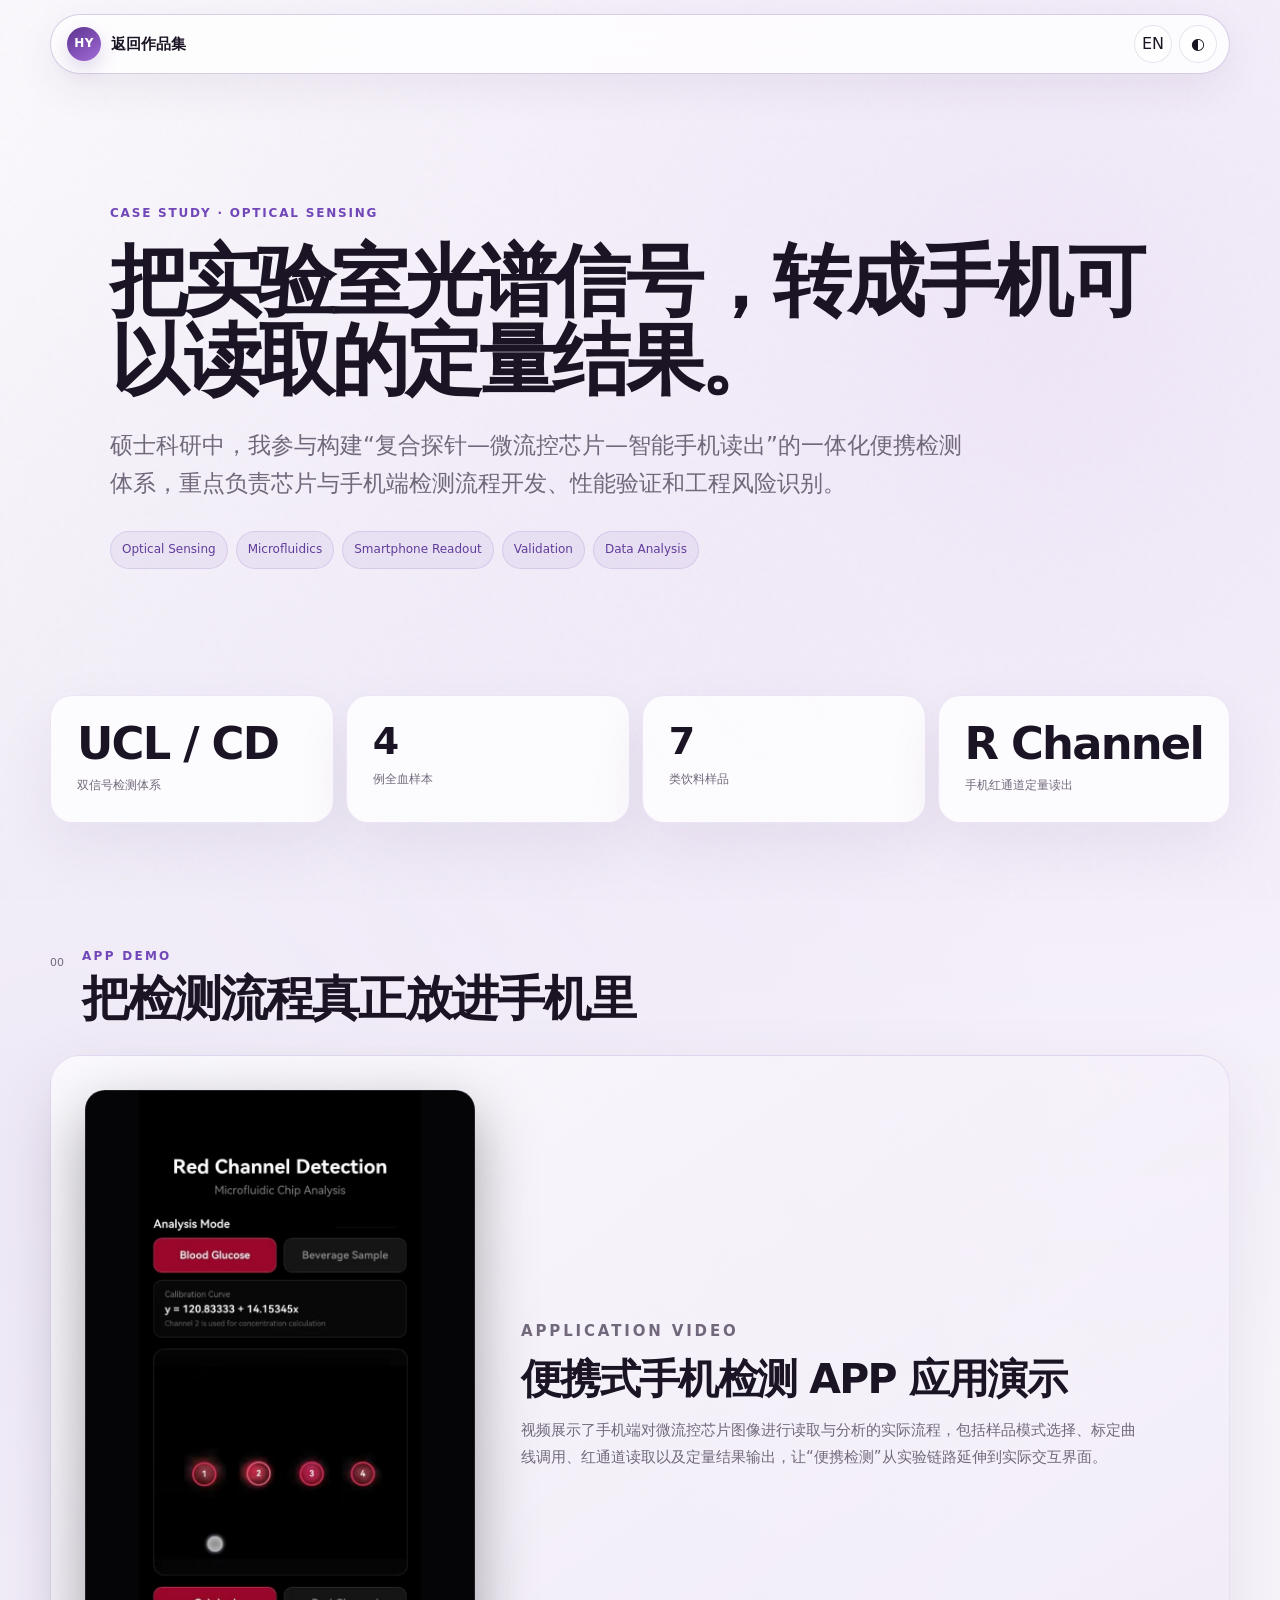
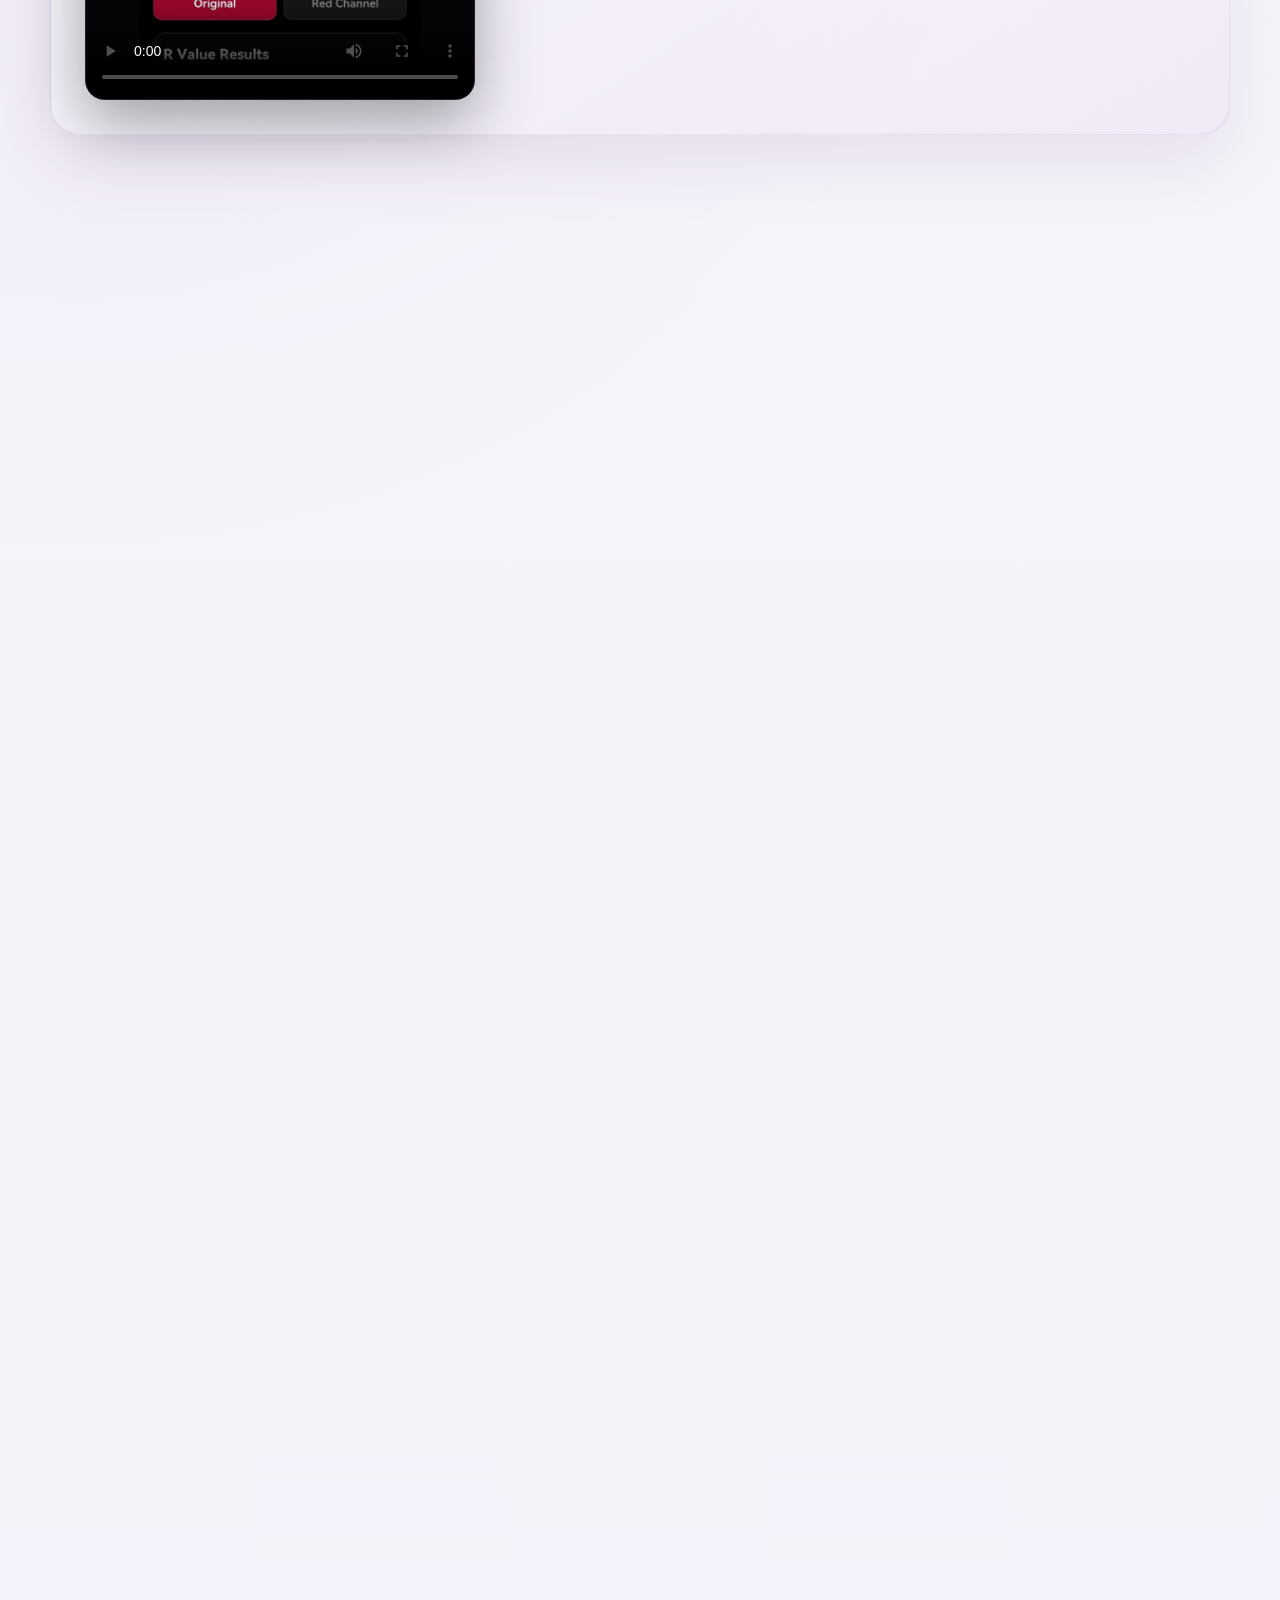
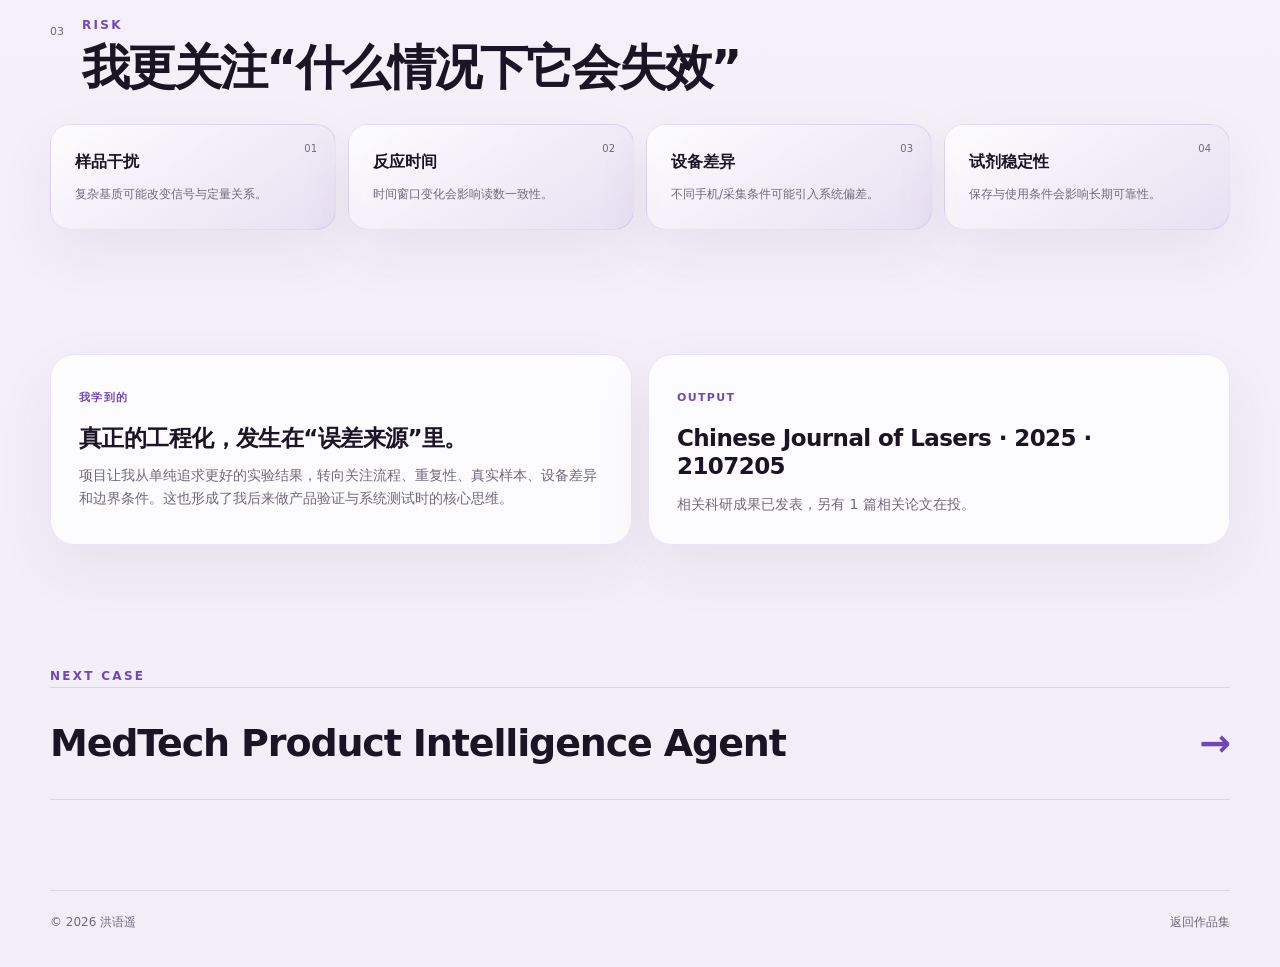
<file: case-detection.html>
<!doctype html>
<html lang="zh-CN">
<head>
  <meta charset="utf-8" />
  <meta name="viewport" content="width=device-width, initial-scale=1" />
  <meta name="description" content="洪语遥｜便携式手机检测系统案例研究" />
  <title>便携式手机检测系统｜洪语遥</title>
  <link rel="stylesheet" href="styles.css" />
</head>
<body>
  <div class="noise" aria-hidden="true"></div>
  <header class="site-header case-header">
    <a class="brand" href="index.html#projects" aria-label="返回项目">
      <span class="brand-mark">HY</span>
      <span class="brand-name" data-i18n="case_back">返回作品集</span>
    </a>
    <div class="header-actions">
      <button class="icon-btn" id="langToggle" type="button" aria-label="切换语言">EN</button>
      <button class="icon-btn" id="themeToggle" type="button" aria-label="切换深色模式">◐</button>
    </div>
  </header>

  <main>
    <section class="case-hero section-shell">
      <div class="case-breadcrumb reveal">CASE STUDY · OPTICAL SENSING</div>
      <h1 class="reveal" data-i18n="det_case_title">把实验室光谱信号，转成手机可以读取的定量结果。</h1>
      <p class="case-hero-lead reveal" data-i18n="det_case_lead">硕士科研中，我参与构建“复合探针—微流控芯片—智能手机读出”的一体化便携检测体系，重点负责芯片与手机端检测流程开发、性能验证和工程风险识别。</p>
      <div class="case-hero-meta reveal"><span>Optical Sensing</span><span>Microfluidics</span><span>Smartphone Readout</span><span>Validation</span><span>Data Analysis</span></div>
    </section>

    <section class="case-section section-shell">
      <div class="impact-grid reveal">
        <div><strong class="impact-word">UCL / CD</strong><span data-i18n="det_metric_dual">双信号检测体系</span></div>
        <div><strong>4</strong><span data-i18n="det_metric_blood">例全血样本</span></div>
        <div><strong>7</strong><span data-i18n="det_metric_drink">类饮料样品</span></div>
        <div><strong class="impact-word">R Channel</strong><span data-i18n="det_metric_red">手机红通道定量读出</span></div>
      </div>
    </section>

    <section class="case-section section-shell">
      <div class="case-section-heading reveal"><span>00</span><div><p class="kicker" data-i18n="det_video_kicker">APP DEMO</p><h2 data-i18n="det_video_heading">把检测流程真正放进手机里</h2></div></div>
      <div class="case-video-shell reveal">
        <div class="video-frame">
          <video controls playsinline preload="metadata" poster="app-demo-poster.jpg">
            <source src="portable-detection-app-demo.mp4" type="video/mp4" />
          </video>
        </div>
        <div class="case-video-copy">
          <p class="kicker" data-i18n="det_video_label">APPLICATION VIDEO</p>
          <h3 data-i18n="det_video_title">便携式手机检测 APP 应用演示</h3>
          <p data-i18n="det_video_text">视频展示了手机端对微流控芯片图像进行读取与分析的实际流程，包括样品模式选择、标定曲线调用、红通道读取以及定量结果输出，让“便携检测”从实验链路延伸到实际交互界面。</p>
        </div>
      </div>
    </section>

    <section class="case-section section-shell">
      <div class="case-grid-3">
        <article class="case-card reveal"><span class="case-label" data-i18n="case_problem">问题</span><h2 data-i18n="det_problem_title">如何让光学检测从实验室仪器走向便携读出？</h2><p data-i18n="det_problem_text">核心挑战不仅是获得信号，而是建立从反应、芯片加样、图像采集到定量分析的一套稳定流程，并理解真实样本和设备变化带来的误差。</p></article>
        <article class="case-card reveal delay-1"><span class="case-label" data-i18n="case_role">我的工作</span><h2 data-i18n="det_role_title">负责芯片与手机端检测流程开发和验证。</h2><p data-i18n="det_role_text">优化反应条件、加样和图像采集流程，完成标准曲线、误差与重复性评价，并对真实样本、设备差异与试剂稳定性进行验证和风险识别。</p></article>
        <article class="case-card reveal delay-2"><span class="case-label" data-i18n="case_result">结果</span><h2 data-i18n="det_result_title">形成可量化的手机端读出链路。</h2><p data-i18n="det_result_text">实现 600–700 nm 光谱信号向手机红通道定量值转化，建立 UCL/CD 双信号检测体系，并完成多类真实样本验证。</p></article>
      </div>
    </section>

    <section class="case-section section-shell">
      <div class="case-section-heading reveal"><span>01</span><div><p class="kicker">SYSTEM</p><h2 data-i18n="det_system_title">系统不是一个点，而是一条链路</h2></div></div>
      <div class="detection-system reveal">
        <div class="detection-stage"><span class="detection-icon">◈</span><b data-i18n="det_stage_1">复合探针</b><small data-i18n="det_stage_1d">产生可检测光学信号</small></div>
        <span>→</span>
        <div class="detection-stage"><span class="detection-icon">▦</span><b data-i18n="det_stage_2">微流控芯片</b><small data-i18n="det_stage_2d">承载加样与反应流程</small></div>
        <span>→</span>
        <div class="detection-stage"><span class="detection-icon">◎</span><b data-i18n="det_stage_3">手机图像采集</b><small data-i18n="det_stage_3d">读取红通道信号</small></div>
        <span>→</span>
        <div class="detection-stage emphasized"><span class="detection-icon">∿</span><b data-i18n="det_stage_4">定量分析</b><small data-i18n="det_stage_4d">标准曲线 / 结果输出</small></div>
      </div>
      <div class="readout-path reveal" aria-label="手机定量读出链路">
        <article class="readout-card readout-image">
          <div class="readout-no">01</div>
          <div class="readout-thumb"><img src="app-demo-poster.jpg" alt="便携式手机检测 APP 界面" /></div>
          <div><b data-i18n="readout_1">图像采集</b><p data-i18n="readout_1d">手机读取微流控芯片图像，把实验信号带入数字化流程。</p></div>
        </article>
        <div class="readout-arrow">→</div>
        <article class="readout-card">
          <div class="readout-no">02</div>
          <div class="channel-visual"><span class="ch-r">R</span><span>G</span><span>B</span><div class="channel-meter"><i></i></div></div>
          <div><b data-i18n="readout_2">红通道提取</b><p data-i18n="readout_2d">将图像中的红通道信号提取为可比较的数值。</p></div>
        </article>
        <div class="readout-arrow">→</div>
        <article class="readout-card">
          <div class="readout-no">03</div>
          <div class="quant-visual"><span>R value</span><strong>→</strong><span>Calibration</span><strong>→</strong><span>Result</span></div>
          <div><b data-i18n="readout_3">定量输出</b><p data-i18n="readout_3d">结合标准曲线，把通道值转成最终可读的定量结果。</p></div>
        </article>
      </div>
    </section>

    <section class="case-section section-shell">
      <div class="case-section-heading reveal"><span>02</span><div><p class="kicker">VALIDATION</p><h2 data-i18n="det_validation_title">从“能测到”到“结果值得相信”</h2></div></div>
      <div class="validation-timeline reveal">
        <article><span>01</span><div><b data-i18n="det_v1">流程优化</b><p data-i18n="det_v1d">优化反应条件、加样与图像采集流程。</p></div></article>
        <article><span>02</span><div><b data-i18n="det_v2">定量关系</b><p data-i18n="det_v2d">建立标准曲线，将手机通道值转化为可分析的定量结果。</p></div></article>
        <article><span>03</span><div><b data-i18n="det_v3">重复性与误差</b><p data-i18n="det_v3d">评价测试结果在重复测量中的稳定性与偏差。</p></div></article>
        <article><span>04</span><div><b data-i18n="det_v4">真实样本</b><p data-i18n="det_v4d">完成 4 例全血样本、7 类饮料样品验证。</p></div></article>
      </div>
    </section>

    <section class="case-section section-shell">
      <div class="case-section-heading reveal"><span>03</span><div><p class="kicker">RISK</p><h2 data-i18n="det_risk_title">我更关注“什么情况下它会失效”</h2></div></div>
      <div class="risk-grid reveal">
        <article><span>01</span><b data-i18n="risk_sample">样品干扰</b><p data-i18n="risk_sample_d">复杂基质可能改变信号与定量关系。</p></article>
        <article><span>02</span><b data-i18n="risk_time">反应时间</b><p data-i18n="risk_time_d">时间窗口变化会影响读数一致性。</p></article>
        <article><span>03</span><b data-i18n="risk_device">设备差异</b><p data-i18n="risk_device_d">不同手机/采集条件可能引入系统偏差。</p></article>
        <article><span>04</span><b data-i18n="risk_reagent">试剂稳定性</b><p data-i18n="risk_reagent_d">保存与使用条件会影响长期可靠性。</p></article>
      </div>
    </section>

    <section class="case-section section-shell">
      <div class="case-split">
        <article class="case-card reveal"><span class="case-label" data-i18n="case_learning">我学到的</span><h2 data-i18n="det_learning_title">真正的工程化，发生在“误差来源”里。</h2><p data-i18n="det_learning_text">项目让我从单纯追求更好的实验结果，转向关注流程、重复性、真实样本、设备差异和边界条件。这也形成了我后来做产品验证与系统测试时的核心思维。</p></article>
        <article class="case-card reveal delay-1"><span class="case-label">OUTPUT</span><h2>Chinese Journal of Lasers · 2025 · 2107205</h2><p data-i18n="det_output_text">相关科研成果已发表，另有 1 篇相关论文在投。</p></article>
      </div>
    </section>

    <section class="case-next section-shell reveal"><p class="kicker">NEXT CASE</p><a href="case-agent.html"><span>MedTech Product Intelligence Agent</span><strong>→</strong></a></section>
  </main>

  <footer class="footer section-shell"><span>© 2026 洪语遥</span><a href="index.html" data-i18n="case_back">返回作品集</a></footer>
  <script src="script.js"></script>
</body>
</html>
</file>
<file: styles.css>
:root{
  --bg:#f5f8fb;
  --bg-2:#eef4f8;
  --surface:rgba(255,255,255,.72);
  --surface-solid:#ffffff;
  --text:#10212a;
  --muted:#5c6f79;
  --line:rgba(16,33,42,.12);
  --accent:#0f8f83;
  --accent-2:#2b6fbd;
  --accent-soft:rgba(15,143,131,.10);
  --shadow:0 22px 60px rgba(21,56,69,.10);
  --radius:26px;
  --max:1180px;
}

[data-theme="dark"]{
  --bg:#081015;
  --bg-2:#0b151b;
  --surface:rgba(16,29,36,.72);
  --surface-solid:#101d24;
  --text:#ecf7f7;
  --muted:#9db1b8;
  --line:rgba(255,255,255,.10);
  --accent:#4fd1c5;
  --accent-2:#75a7ff;
  --accent-soft:rgba(79,209,197,.12);
  --shadow:0 22px 60px rgba(0,0,0,.28);
}

*{box-sizing:border-box}
html{scroll-behavior:smooth}
body{margin:0;background:linear-gradient(180deg,var(--bg),var(--bg-2));color:var(--text);font-family:Inter,"PingFang SC","Microsoft YaHei",system-ui,-apple-system,BlinkMacSystemFont,"Segoe UI",sans-serif;line-height:1.65;overflow-x:hidden}
a{color:inherit;text-decoration:none}
button{font:inherit}
::selection{background:var(--accent);color:white}
.noise{position:fixed;inset:0;pointer-events:none;z-index:-1;opacity:.035;background-image:url("data:image/svg+xml,%3Csvg viewBox='0 0 180 180' xmlns='http://www.w3.org/2000/svg'%3E%3Cfilter id='n'%3E%3CfeTurbulence type='fractalNoise' baseFrequency='.8' numOctaves='4' stitchTiles='stitch'/%3E%3C/filter%3E%3Crect width='100%25' height='100%25' filter='url(%23n)' opacity='.75'/%3E%3C/svg%3E")}
.section-shell{width:min(var(--max),calc(100% - 48px));margin:0 auto}
.site-header{position:sticky;top:14px;z-index:50;width:min(var(--max),calc(100% - 34px));margin:14px auto 0;padding:10px 12px 10px 16px;border:1px solid var(--line);border-radius:999px;background:color-mix(in srgb,var(--surface-solid) 78%,transparent);backdrop-filter:blur(18px);display:flex;align-items:center;justify-content:space-between;box-shadow:0 10px 30px rgba(11,42,54,.06)}
.brand{display:flex;align-items:center;gap:10px;font-weight:750}.brand-mark{width:34px;height:34px;border-radius:50%;display:grid;place-items:center;color:white;font-size:12px;letter-spacing:.04em;background:linear-gradient(135deg,var(--accent),var(--accent-2))}.brand-name{font-size:15px}
.nav{display:flex;align-items:center;gap:26px;font-size:14px;color:var(--muted)}.nav a{position:relative}.nav a::after{content:"";position:absolute;left:0;right:0;bottom:-6px;height:2px;background:linear-gradient(90deg,var(--accent),var(--accent-2));transform:scaleX(0);transition:.25s}.nav a:hover{color:var(--text)}.nav a:hover::after{transform:scaleX(1)}
.header-actions{display:flex;gap:7px}.icon-btn{border:1px solid var(--line);background:var(--surface);color:var(--text);min-width:38px;height:38px;border-radius:999px;cursor:pointer;transition:.2s}.icon-btn:hover{transform:translateY(-1px);border-color:color-mix(in srgb,var(--accent) 50%,var(--line))}
.hero{position:relative;min-height:760px;padding:145px 0 90px;display:grid;grid-template-columns:1.28fr .72fr;gap:70px;align-items:center}.hero-grid{position:absolute;inset:40px -100px -20px;z-index:-2;background-image:linear-gradient(var(--line) 1px,transparent 1px),linear-gradient(90deg,var(--line) 1px,transparent 1px);background-size:60px 60px;mask-image:radial-gradient(circle at 60% 43%,#000 0,transparent 68%);opacity:.45}.hero-glow{position:absolute;border-radius:50%;filter:blur(4px);z-index:-1}.hero-glow-a{width:420px;height:420px;background:radial-gradient(circle,rgba(15,143,131,.20),transparent 68%);top:90px;right:190px}.hero-glow-b{width:360px;height:360px;background:radial-gradient(circle,rgba(43,111,189,.16),transparent 68%);bottom:40px;left:-120px}
.eyebrow,.kicker{font-size:12px;letter-spacing:.16em;text-transform:uppercase;color:var(--accent);font-weight:800}.hero h1{font-size:clamp(52px,7vw,94px);line-height:.99;letter-spacing:-.055em;margin:18px 0 28px;font-weight:820}.gradient-text{display:block;background:linear-gradient(105deg,var(--accent),var(--accent-2));-webkit-background-clip:text;background-clip:text;color:transparent}.hero-lead{font-size:clamp(18px,2vw,23px);max-width:720px;color:var(--muted);margin:0 0 34px}.hero-actions,.contact-actions{display:flex;gap:12px;flex-wrap:wrap}.btn{display:inline-flex;align-items:center;justify-content:center;min-height:48px;padding:0 20px;border-radius:14px;border:1px solid var(--line);font-weight:700;font-size:14px;transition:.2s}.btn:hover{transform:translateY(-2px)}.btn-primary{color:white;border-color:transparent;background:linear-gradient(135deg,var(--accent),var(--accent-2));box-shadow:0 14px 34px color-mix(in srgb,var(--accent) 20%,transparent)}.btn-secondary{background:var(--surface)}
.hero-tags{display:flex;flex-wrap:wrap;gap:8px;margin-top:28px}.hero-tags span,.pill-row span{font-size:12px;padding:7px 10px;border-radius:999px;background:var(--accent-soft);border:1px solid color-mix(in srgb,var(--accent) 20%,transparent);color:color-mix(in srgb,var(--accent) 84%,var(--text))}
.hero-card{position:relative;min-height:425px;padding:34px;border-radius:34px;border:1px solid var(--line);background:linear-gradient(150deg,color-mix(in srgb,var(--surface-solid) 84%,transparent),color-mix(in srgb,var(--accent-soft) 56%,transparent));box-shadow:var(--shadow);overflow:hidden}.hero-card-title{font-size:13px;color:var(--muted);letter-spacing:.14em;text-transform:uppercase;margin-bottom:35px}.hero-metrics{display:grid;grid-template-columns:1fr 1fr;gap:30px 18px}.metric{display:flex;flex-direction:column;border-bottom:1px solid var(--line);padding-bottom:15px}.metric strong{font-size:42px;line-height:1;font-weight:780;letter-spacing:-.04em}.metric span{font-size:12px;color:var(--muted);margin-top:8px}.availability{position:absolute;left:34px;right:34px;bottom:28px;display:flex;align-items:center;gap:9px;font-size:12px;color:var(--muted)}.status-dot{width:9px;height:9px;background:#3bc681;border-radius:50%;box-shadow:0 0 0 5px rgba(59,198,129,.12)}.radar-orbit{position:absolute;width:180px;height:180px;right:-38px;top:-30px;opacity:.22}.orbit{position:absolute;border:1px solid var(--accent);border-radius:50%;inset:15px}.orbit-2{inset:45px}.orbit-dot{position:absolute;width:8px;height:8px;background:var(--accent);border-radius:50%;left:84px;top:20px;animation:orbitPulse 2.4s infinite}@keyframes orbitPulse{50%{transform:scale(1.8);opacity:.4}}
.section{padding:100px 0}.section-heading{display:flex;gap:22px;align-items:flex-start;margin-bottom:46px}.section-index{font-size:12px;color:var(--muted);padding-top:7px}.section-heading h2{font-size:clamp(32px,4vw,54px);line-height:1.08;letter-spacing:-.04em;margin:7px 0 0}.kicker{margin:0}.about-grid{display:grid;grid-template-columns:1.05fr .95fr;gap:22px}.glass-card{padding:34px;border:1px solid var(--line);background:var(--surface);backdrop-filter:blur(12px);border-radius:var(--radius);box-shadow:var(--shadow)}.about-copy p{font-size:17px;color:var(--muted);margin:0 0 18px}.about-copy p:last-child{margin-bottom:0}.timeline{padding:10px 6px 0}.timeline-item{position:relative;display:grid;grid-template-columns:24px 1fr;gap:16px;padding-bottom:34px}.timeline-item::before{content:"";position:absolute;left:11px;top:15px;bottom:-3px;width:1px;background:var(--line)}.timeline-item:last-child::before{display:none}.timeline-dot{width:24px;height:24px;border-radius:50%;border:1px solid color-mix(in srgb,var(--accent) 45%,var(--line));background:var(--surface-solid);box-shadow:inset 0 0 0 7px var(--accent-soft)}.timeline-date{font-size:12px;color:var(--accent);font-weight:700}.timeline h3{font-size:20px;margin:5px 0 3px}.timeline p{color:var(--muted);margin:0}.honor-strip{margin-top:22px;display:flex;gap:9px;flex-wrap:wrap}.honor-strip span{padding:10px 14px;border-radius:12px;border:1px solid var(--line);background:var(--surface);font-size:13px;color:var(--muted)}
.project-feature{display:grid;grid-template-columns:1.08fr .92fr;gap:24px;margin-bottom:28px;padding:34px;border-radius:30px;border:1px solid var(--line);background:var(--surface);box-shadow:var(--shadow)}.project-feature.reverse{grid-template-columns:.98fr 1.02fr}.project-feature.reverse .project-copy{order:2}.project-meta{display:flex;gap:14px;font-size:12px;color:var(--accent);letter-spacing:.08em;text-transform:uppercase;font-weight:750}.project-copy h3{font-size:clamp(26px,3vw,38px);line-height:1.1;margin:15px 0 4px;letter-spacing:-.035em}.project-subtitle{color:var(--accent);font-weight:650;margin-top:0}.project-copy>p:not(.project-subtitle){color:var(--muted);font-size:16px;max-width:720px}.pill-row{display:flex;gap:7px;flex-wrap:wrap;margin-top:24px}.project-stat-row{display:grid;grid-template-columns:repeat(3,1fr);gap:10px;margin-top:32px}.project-stat-row-4{grid-template-columns:repeat(4,1fr)}.project-stat-row div{padding:16px 14px;border-top:1px solid var(--line);display:flex;flex-direction:column}.project-stat-row strong{font-size:25px;line-height:1.1}.project-stat-row span{font-size:11px;color:var(--muted);margin-top:4px}
.workflow-visual,.system-visual{min-height:340px;border-radius:24px;background:linear-gradient(145deg,var(--accent-soft),color-mix(in srgb,var(--accent-2) 7%,transparent));border:1px solid var(--line);display:flex;align-items:center;justify-content:center;position:relative;overflow:hidden}.workflow-visual{flex-direction:column;gap:8px;padding:26px}.workflow-node{width:min(260px,85%);text-align:center;padding:13px 18px;border:1px solid var(--line);border-radius:14px;background:var(--surface-solid);font-size:13px;font-weight:650;box-shadow:0 10px 30px rgba(20,45,55,.05)}.workflow-node.emphasized{background:linear-gradient(135deg,var(--accent),var(--accent-2));color:white;border-color:transparent}.workflow-line{width:1px;height:18px;background:var(--line)}.system-visual{gap:8px;flex-wrap:wrap;padding:32px 24px 125px}.system-stage{width:125px;min-height:110px;border:1px solid var(--line);background:var(--surface-solid);border-radius:18px;display:flex;flex-direction:column;align-items:center;justify-content:center;gap:8px;text-align:center}.stage-icon{font-size:25px;color:var(--accent)}.system-stage b{font-size:12px}.system-arrow{color:var(--muted)}.signal-chart{position:absolute;left:28px;right:28px;bottom:22px;color:var(--accent)}.signal-chart svg{width:100%;height:70px}.signal-chart span{display:block;font-size:10px;color:var(--muted);letter-spacing:.1em;text-transform:uppercase;text-align:right}
.leadership-card{padding:38px;border-radius:30px;background:linear-gradient(135deg,color-mix(in srgb,var(--accent) 85%,#0b3e49),color-mix(in srgb,var(--accent-2) 85%,#183657));color:white;display:grid;grid-template-columns:1fr 1.08fr;gap:50px;align-items:center;box-shadow:var(--shadow)}.role-date{font-size:12px;opacity:.72}.leadership-card h3{font-size:30px;line-height:1.15;margin:8px 0 14px}.leadership-card p{opacity:.82}.leadership-metrics{display:grid;grid-template-columns:repeat(5,1fr);gap:10px}.leadership-metrics div{padding:18px 10px;border-left:1px solid rgba(255,255,255,.18);display:flex;flex-direction:column}.leadership-metrics strong{font-size:30px;line-height:1}.leadership-metrics span{font-size:11px;margin-top:8px;opacity:.74}
.skills-grid{display:grid;grid-template-columns:repeat(2,1fr);gap:16px}.skill-card{position:relative;padding:28px;border:1px solid var(--line);border-radius:22px;background:var(--surface);min-height:180px}.skill-no{position:absolute;top:22px;right:22px;font-size:11px;color:var(--muted)}.skill-card h3{font-size:20px;margin:5px 0 22px}.skill-card p{margin:0;color:var(--muted);font-size:14px}.language-card{margin-top:16px;padding:22px 28px;border:1px solid var(--line);border-radius:20px;background:var(--surface);display:flex;align-items:center;justify-content:space-between;gap:20px}.language-card>div{display:flex;align-items:center;gap:12px}.lang-badge{padding:7px 10px;border-radius:10px;background:var(--accent-soft);color:var(--accent);font-size:12px;font-weight:800}.language-card p{margin:0;color:var(--muted);font-size:14px}
.contact-section{padding-bottom:70px}.contact-card{padding:55px;border-radius:34px;border:1px solid var(--line);background:linear-gradient(145deg,var(--surface),var(--accent-soft));text-align:center;box-shadow:var(--shadow)}.contact-card h2{font-size:clamp(30px,4vw,52px);line-height:1.08;letter-spacing:-.045em;max-width:850px;margin:10px auto 18px}.contact-card>p:not(.kicker){color:var(--muted);max-width:700px;margin:0 auto 28px}.contact-actions{justify-content:center}
.footer{padding:0 0 35px;display:flex;justify-content:space-between;color:var(--muted);font-size:12px;border-top:1px solid var(--line);padding-top:22px}
.reveal{opacity:0;transform:translateY(22px);transition:opacity .7s ease,transform .7s ease}.reveal.visible{opacity:1;transform:none}.delay-1{transition-delay:.08s}.delay-2{transition-delay:.16s}.delay-3{transition-delay:.24s}

/* v2: stronger personal positioning */
.hero-statement{max-width:900px;font-size:clamp(48px,6.5vw,86px)!important;line-height:1.02!important;letter-spacing:-.058em!important;margin:18px 0 18px!important}.gradient-text.inline{display:inline}.hero-identity{font-size:14px;font-weight:800;letter-spacing:.04em;color:var(--text);margin:0 0 18px}.why-strip{display:grid;grid-template-columns:repeat(3,1fr);gap:14px;margin-top:-34px;position:relative;z-index:3}.why-card{position:relative;padding:24px 24px 22px;border:1px solid var(--line);border-radius:20px;background:color-mix(in srgb,var(--surface-solid) 88%,transparent);backdrop-filter:blur(14px);box-shadow:var(--shadow)}.why-no{position:absolute;right:20px;top:18px;font-size:11px;color:var(--muted)}.why-card strong{display:block;font-size:17px;margin-bottom:9px}.why-card p{margin:0;color:var(--muted);font-size:13px;line-height:1.65}.publication-card{margin-top:18px;padding:24px 28px;border:1px solid var(--line);border-radius:20px;background:linear-gradient(135deg,var(--surface),var(--accent-soft));display:flex;align-items:center;justify-content:space-between;gap:24px}.publication-card h3{font-size:22px;margin:4px 0 0}.publication-copy{display:flex;flex-direction:column;align-items:flex-end;gap:5px;text-align:right}.publication-copy strong{font-size:15px}.publication-copy span{font-size:12px;color:var(--muted)}.agent-preview{margin-top:24px;padding:18px;border:1px solid var(--line);border-radius:18px;background:color-mix(in srgb,var(--surface-solid) 76%,transparent)}.agent-preview-head{display:flex;align-items:center;gap:8px;color:var(--muted);font-size:10px;letter-spacing:.12em;font-weight:800}.live-dot{width:7px;height:7px;border-radius:50%;background:#3bc681;box-shadow:0 0 0 4px rgba(59,198,129,.10)}.agent-tabs{display:flex;gap:8px;flex-wrap:wrap;margin:14px 0 12px}.agent-tab{border:1px solid var(--line);background:transparent;color:var(--muted);padding:8px 10px;border-radius:10px;font:inherit;font-size:12px;cursor:pointer;transition:.2s}.agent-tab:hover,.agent-tab.active{background:var(--accent-soft);border-color:color-mix(in srgb,var(--accent) 35%,var(--line));color:var(--accent)}.agent-preview p{margin:0;color:var(--muted);font-size:13px;line-height:1.65}
@media (max-width:920px){.nav{display:none}.hero{grid-template-columns:1fr;gap:35px;padding-top:110px}.hero-card{min-height:360px}.about-grid,.project-feature,.project-feature.reverse,.leadership-card{grid-template-columns:1fr}.project-feature.reverse .project-copy{order:0}.leadership-metrics{grid-template-columns:repeat(3,1fr)}.skills-grid{grid-template-columns:1fr}.project-stat-row-4{grid-template-columns:repeat(2,1fr)}}
@media (max-width:620px){.section-shell{width:min(var(--max),calc(100% - 28px))}.site-header{width:calc(100% - 20px);top:8px;margin-top:8px}.brand-name{display:none}.hero{min-height:auto;padding:90px 0 60px}.hero h1{font-size:52px}.hero-lead{font-size:17px}.section{padding:72px 0}.section-heading{margin-bottom:30px}.project-feature{padding:22px}.project-stat-row{grid-template-columns:1fr 1fr}.leadership-card{padding:28px}.leadership-metrics{grid-template-columns:1fr 1fr}.language-card{align-items:flex-start;flex-direction:column}.contact-card{padding:34px 22px}.footer{flex-direction:column;gap:7px}.system-stage{width:104px}.hero-card{padding:26px}.availability{left:26px;right:26px}.contact-actions .btn{width:100%}}
@media (prefers-reduced-motion:reduce){html{scroll-behavior:auto}.reveal{opacity:1;transform:none;transition:none}.orbit-dot{animation:none}}

@media (max-width:920px){.why-strip{grid-template-columns:1fr;margin-top:0}.publication-card{align-items:flex-start}.publication-copy{align-items:flex-start;text-align:left}}
@media (max-width:620px){.hero-statement{font-size:44px!important}.why-strip{width:min(var(--max),calc(100% - 28px))}.publication-card{flex-direction:column}.agent-tabs{display:grid;grid-template-columns:1fr 1fr 1fr}.agent-tab{padding:8px 6px}}

/* v3: detailed case studies */
.project-actions{display:flex;gap:10px;flex-wrap:wrap;margin-top:18px}.btn-compact{min-height:42px;padding:0 15px;font-size:12px}
.case-header{position:sticky}.case-hero{padding:130px 0 64px;max-width:1060px}.case-breadcrumb{font-size:12px;letter-spacing:.15em;font-weight:800;color:var(--accent);margin-bottom:18px}.case-hero h1{font-size:clamp(44px,6.3vw,78px);line-height:1.02;letter-spacing:-.055em;max-width:1050px;margin:0 0 26px}.case-hero-lead{font-size:clamp(18px,2vw,23px);color:var(--muted);max-width:860px;margin:0}.case-hero-meta{display:flex;gap:8px;flex-wrap:wrap;margin-top:28px}.case-hero-meta span{font-size:12px;padding:8px 11px;border-radius:999px;background:var(--accent-soft);border:1px solid color-mix(in srgb,var(--accent) 20%,transparent);color:color-mix(in srgb,var(--accent) 84%,var(--text))}
.case-section{padding:62px 0}.case-grid-3{display:grid;grid-template-columns:repeat(3,1fr);gap:16px}.case-card{padding:28px;border:1px solid var(--line);border-radius:24px;background:var(--surface);box-shadow:var(--shadow)}.case-label{font-size:11px;letter-spacing:.12em;text-transform:uppercase;color:var(--accent);font-weight:800}.case-card h2{font-size:23px;line-height:1.25;letter-spacing:-.025em;margin:14px 0 12px}.case-card p{margin:0;color:var(--muted);font-size:14px}.case-big-number{font-size:32px;color:var(--accent)}
.case-section-heading{display:flex;gap:18px;align-items:flex-start;margin-bottom:30px}.case-section-heading>span{font-size:11px;color:var(--muted);padding-top:7px}.case-section-heading h2{font-size:clamp(30px,4vw,48px);line-height:1.08;letter-spacing:-.04em;margin:6px 0 0}
.architecture-track{display:grid;grid-template-columns:1fr auto 1fr auto 1fr auto 1fr auto 1fr;align-items:center;gap:10px;padding:28px;border:1px solid var(--line);border-radius:26px;background:var(--surface)}.architecture-step{min-height:138px;padding:18px;border:1px solid var(--line);border-radius:18px;background:var(--surface-solid);display:flex;flex-direction:column;justify-content:center}.architecture-step>span{font-size:10px;color:var(--accent);font-weight:800}.architecture-step b{font-size:15px;margin:9px 0 5px}.architecture-step small{color:var(--muted);line-height:1.45}.architecture-step.emphasized{background:linear-gradient(135deg,var(--accent),var(--accent-2));color:white;border-color:transparent}.architecture-step.emphasized>span,.architecture-step.emphasized small{color:rgba(255,255,255,.78)}.architecture-arrow{color:var(--muted)}
.demo-notice{padding:12px 15px;border-radius:14px;background:var(--accent-soft);color:var(--muted);font-size:12px;margin-bottom:14px;border:1px solid color-mix(in srgb,var(--accent) 18%,transparent)}.demo-shell{display:grid;grid-template-columns:.78fr 1.22fr;gap:18px;padding:20px;border:1px solid var(--line);border-radius:28px;background:var(--surface);box-shadow:var(--shadow)}.demo-form{padding:12px;display:flex;flex-direction:column;gap:15px}.demo-form label{display:flex;flex-direction:column;gap:7px;font-size:12px;font-weight:750}.demo-form input{width:100%;border:1px solid var(--line);background:var(--surface-solid);color:var(--text);padding:13px 14px;border-radius:12px;outline:none;font:inherit;font-size:13px}.demo-form input:focus{border-color:color-mix(in srgb,var(--accent) 60%,var(--line));box-shadow:0 0 0 4px var(--accent-soft)}.demo-output{min-height:410px;padding:18px;border-radius:20px;background:linear-gradient(145deg,var(--accent-soft),color-mix(in srgb,var(--accent-2) 7%,transparent));border:1px solid var(--line)}.demo-empty{height:100%;display:grid;place-items:center;text-align:center;color:var(--muted);font-size:13px;padding:50px}.demo-result-grid{display:grid;gap:10px}.demo-result{padding:15px;border:1px solid var(--line);border-radius:15px;background:color-mix(in srgb,var(--surface-solid) 86%,transparent)}.demo-result span{display:block;font-size:10px;color:var(--accent);font-weight:800;letter-spacing:.08em;text-transform:uppercase}.demo-result b{display:block;margin:5px 0 8px;font-size:14px}.demo-result p,.demo-result ul{margin:0;color:var(--muted);font-size:12px;line-height:1.65}.demo-result ul{padding-left:18px}
.validation-grid{display:grid;grid-template-columns:repeat(3,1fr);gap:14px}.validation-grid article{padding:22px;border:1px solid var(--line);border-radius:19px;background:var(--surface)}.validation-grid b{font-size:16px}.validation-grid p{color:var(--muted);font-size:13px;margin:8px 0 0}.case-split{display:grid;grid-template-columns:1fr 1fr;gap:16px}.case-next{padding:60px 0 90px}.case-next>a{display:flex;align-items:center;justify-content:space-between;padding:24px 0;border-top:1px solid var(--line);border-bottom:1px solid var(--line);font-size:clamp(22px,3vw,38px);font-weight:780;letter-spacing:-.03em}.case-next strong{color:var(--accent)}
.impact-grid{display:grid;grid-template-columns:repeat(4,1fr);gap:12px}.impact-grid>div{padding:26px;border:1px solid var(--line);border-radius:22px;background:var(--surface);display:flex;flex-direction:column}.impact-grid strong{font-size:clamp(27px,3vw,38px);line-height:1;color:var(--text);letter-spacing:-.04em}.impact-grid span{color:var(--muted);font-size:12px;margin-top:10px}.impact-grid i{font-style:normal}.detection-system{display:grid;grid-template-columns:1fr auto 1fr auto 1fr auto 1fr;align-items:center;gap:12px}.detection-system>span{color:var(--muted)}.detection-stage{min-height:150px;padding:22px;border:1px solid var(--line);border-radius:20px;background:var(--surface);display:flex;flex-direction:column;align-items:center;justify-content:center;text-align:center}.detection-stage.emphasized{background:linear-gradient(135deg,var(--accent),var(--accent-2));color:white;border-color:transparent}.detection-stage.emphasized small{color:rgba(255,255,255,.76)}.detection-icon{font-size:27px;color:var(--accent);margin-bottom:8px}.detection-stage.emphasized .detection-icon{color:white}.detection-stage b{font-size:14px}.detection-stage small{color:var(--muted);margin-top:7px}.signal-board{margin-top:18px;padding:22px 22px 14px;border:1px solid var(--line);border-radius:22px;background:var(--surface)}.signal-board svg{width:100%;height:210px}.signal-line{fill:none;stroke:var(--accent);stroke-width:4;stroke-linecap:round}.signal-area{fill:var(--accent);opacity:.08}.signal-points circle{fill:var(--surface-solid);stroke:var(--accent);stroke-width:4}.signal-axis{display:flex;justify-content:space-between;font-size:10px;color:var(--muted);letter-spacing:.08em;text-transform:uppercase}.validation-timeline{display:grid;grid-template-columns:repeat(4,1fr);gap:12px}.validation-timeline article{display:flex;gap:13px;padding:22px;border:1px solid var(--line);border-radius:19px;background:var(--surface)}.validation-timeline article>span{color:var(--accent);font-size:10px;font-weight:800}.validation-timeline b{font-size:14px}.validation-timeline p{font-size:12px;color:var(--muted);margin:7px 0 0}.risk-grid{display:grid;grid-template-columns:repeat(4,1fr);gap:12px}.risk-grid article{position:relative;padding:24px;border:1px solid var(--line);border-radius:20px;background:linear-gradient(145deg,var(--surface),var(--accent-soft))}.risk-grid article>span{position:absolute;right:18px;top:16px;color:var(--muted);font-size:10px}.risk-grid b{font-size:16px}.risk-grid p{font-size:12px;color:var(--muted);margin:10px 0 0}
@media(max-width:980px){.case-grid-3,.validation-grid{grid-template-columns:1fr}.architecture-track{grid-template-columns:1fr}.architecture-arrow{transform:rotate(90deg);text-align:center}.demo-shell{grid-template-columns:1fr}.impact-grid{grid-template-columns:1fr 1fr}.detection-system{grid-template-columns:1fr}.detection-system>span{transform:rotate(90deg);text-align:center}.validation-timeline,.risk-grid{grid-template-columns:1fr 1fr}.case-split{grid-template-columns:1fr}}
@media(max-width:620px){.case-hero{padding-top:95px}.case-hero h1{font-size:43px}.case-section{padding:45px 0}.impact-grid,.validation-timeline,.risk-grid{grid-template-columns:1fr}.demo-shell{padding:12px}.architecture-track{padding:16px}.case-next{padding-bottom:65px}.project-actions .btn{width:100%}}

/* v4 · Amethyst editorial direction */
:root{
  --bg:#faf8fc;
  --bg-2:#f2eef8;
  --surface:rgba(255,255,255,.78);
  --surface-solid:#ffffff;
  --text:#1b1424;
  --muted:#71697b;
  --line:rgba(79,45,112,.13);
  --accent:#7147b8;
  --accent-2:#a36bd8;
  --accent-soft:rgba(113,71,184,.09);
  --shadow:0 26px 70px rgba(77,48,104,.10);
}
[data-theme="dark"]{
  --bg:#100b17;
  --bg-2:#171020;
  --surface:rgba(29,20,40,.74);
  --surface-solid:#21172d;
  --text:#f7f2fb;
  --muted:#b7a9c2;
  --line:rgba(224,207,240,.12);
  --accent:#c1a0ee;
  --accent-2:#8e64d6;
  --accent-soft:rgba(193,160,238,.11);
  --shadow:0 28px 74px rgba(0,0,0,.34);
}
body{
  background:
    radial-gradient(circle at 82% 8%,rgba(164,108,216,.12),transparent 27%),
    radial-gradient(circle at 6% 28%,rgba(113,71,184,.07),transparent 31%),
    linear-gradient(180deg,var(--bg),var(--bg-2));
}
.site-header{border-color:color-mix(in srgb,var(--accent) 13%,var(--line));box-shadow:0 14px 42px rgba(65,39,87,.07)}
.brand-mark{background:linear-gradient(145deg,#5c348f,var(--accent-2));box-shadow:0 8px 20px rgba(92,52,143,.20)}
.btn{border-radius:999px;padding-inline:22px;font-weight:680}
.btn-primary{background:linear-gradient(135deg,#63369d,var(--accent-2));box-shadow:0 14px 34px rgba(105,64,160,.18)}
.btn-secondary{background:color-mix(in srgb,var(--surface-solid) 83%,transparent)}
.eyebrow,.kicker{color:var(--accent);letter-spacing:.19em}
.hero{display:block;min-height:auto;padding:132px 0 86px}
.hero-grid{inset:18px -130px -26px;background-size:72px 72px;opacity:.28;mask-image:radial-gradient(circle at 55% 30%,#000 0,transparent 72%)}
.hero-glow-a{width:560px;height:560px;top:35px;right:-70px;background:radial-gradient(circle,rgba(145,91,205,.17),transparent 67%)}
.hero-glow-b{width:420px;height:420px;bottom:-30px;left:-160px;background:radial-gradient(circle,rgba(100,65,151,.10),transparent 68%)}
.hero-copy{width:100%}
.hero-statement{max-width:1160px!important;font-size:clamp(46px,4.8vw,62px)!important;line-height:1.08!important;letter-spacing:-.048em!important;margin:20px 0 42px!important;font-weight:720!important}
.hero-line{display:block;white-space:nowrap}
.gradient-text{background:linear-gradient(110deg,#5f3294 0%,#8f55c9 45%,#bc83e9 100%);-webkit-background-clip:text;background-clip:text;color:transparent}
.hero-bottom{display:grid;grid-template-columns:1.02fr .98fr;gap:44px;align-items:stretch}
.hero-intro{padding:18px 0 4px}
.hero-identity{font-size:clamp(21px,2.15vw,28px);font-weight:760;letter-spacing:-.02em;margin:0 0 18px;color:var(--text)}
.hero-lead{font-size:clamp(16px,1.55vw,19px);line-height:1.85;max-width:640px;margin-bottom:28px}
.hero-tags{margin-top:24px}
.hero-tags span,.pill-row span,.case-hero-meta span{background:rgba(113,71,184,.065);border-color:rgba(113,71,184,.14);color:color-mix(in srgb,var(--accent) 80%,var(--text))}
.hero-card{min-height:252px;padding:28px 30px 58px;border-radius:28px;background:linear-gradient(145deg,rgba(255,255,255,.78),rgba(244,238,250,.82));border-color:rgba(113,71,184,.15);box-shadow:0 28px 68px rgba(75,44,102,.10)}
[data-theme="dark"] .hero-card{background:linear-gradient(145deg,rgba(35,24,49,.90),rgba(24,17,34,.86))}
.hero-card-title{margin-bottom:30px;font-size:11px;color:var(--accent);font-weight:800}
.hero-metrics{grid-template-columns:repeat(4,minmax(0,1fr));gap:0}
.metric{min-width:0;padding:2px 17px 3px;border-bottom:0;border-right:1px solid var(--line)}
.metric:first-child{padding-left:0}.metric:last-child{border-right:0;padding-right:0}
.metric strong{font-size:clamp(30px,3vw,39px);font-weight:720}
.metric span{font-size:11px;line-height:1.45;margin-top:9px}
.availability{left:30px;right:30px;bottom:22px}
.radar-orbit{opacity:.12;right:-45px;top:-55px}
.why-strip{margin-top:-12px}
.why-card,.glass-card,.project-feature,.leadership-card,.skill-card,.publication-card,.case-card,.signal-board,.demo-shell,.architecture-track,.impact-grid>div,.validation-timeline article,.risk-grid article{border-color:rgba(113,71,184,.12);box-shadow:0 22px 58px rgba(74,43,98,.07)}
.why-card,.glass-card,.project-feature,.leadership-card,.skill-card,.case-card{background:rgba(255,255,255,.72)}
[data-theme="dark"] .why-card,[data-theme="dark"] .glass-card,[data-theme="dark"] .project-feature,[data-theme="dark"] .leadership-card,[data-theme="dark"] .skill-card,[data-theme="dark"] .case-card{background:rgba(31,22,43,.75)}
.project-feature{border-radius:32px;padding:38px}
.project-subtitle{color:var(--accent)}
.honor-strip span{border-radius:999px;background:rgba(255,255,255,.66);border-color:rgba(113,71,184,.13);color:var(--muted);padding:9px 14px}
[data-theme="dark"] .honor-strip span{background:rgba(35,25,48,.65)}
.publication-card{background:linear-gradient(135deg,rgba(255,255,255,.70),rgba(143,85,201,.07))}
.workflow-visual,.demo-output{background:linear-gradient(145deg,rgba(113,71,184,.075),rgba(163,107,216,.045))}
.workflow-node.emphasized,.architecture-step.emphasized,.detection-stage.emphasized{background:linear-gradient(135deg,#66399f,var(--accent-2))}
.contact-card{background:linear-gradient(135deg,#5d348d 0%,#7e4ab4 48%,#a36bd8 100%);box-shadow:0 34px 90px rgba(83,48,116,.23)}

/* Project video */
.project-media{min-height:520px;border-radius:26px;border:1px solid rgba(113,71,184,.14);background:linear-gradient(145deg,rgba(36,23,48,.98),rgba(19,14,26,.98));padding:22px;display:grid;grid-template-columns:minmax(210px,.78fr) 1fr;gap:24px;align-items:center;overflow:hidden;box-shadow:0 28px 66px rgba(49,28,65,.18)}
.video-frame{height:470px;border-radius:20px;overflow:hidden;background:#09070d;box-shadow:0 22px 60px rgba(0,0,0,.34);border:1px solid rgba(255,255,255,.10)}
.video-frame video{display:block;width:100%;height:100%;object-fit:contain;background:#050407}
.video-meta{color:white;padding:8px 8px 8px 0}
.video-kicker{display:block;font-size:10px;letter-spacing:.19em;font-weight:800;color:#c8a5eb;margin-bottom:13px}
.video-meta strong{display:block;font-size:clamp(21px,2.3vw,31px);line-height:1.24;letter-spacing:-.025em;margin-bottom:12px}
.video-meta p{margin:0;color:rgba(255,255,255,.64);font-size:13px;line-height:1.75}

/* Case-study video */
.case-video-shell{display:grid;grid-template-columns:minmax(260px,390px) 1fr;gap:46px;align-items:center;padding:34px;border:1px solid rgba(113,71,184,.13);border-radius:30px;background:linear-gradient(145deg,rgba(255,255,255,.72),rgba(143,85,201,.06));box-shadow:var(--shadow)}
[data-theme="dark"] .case-video-shell{background:linear-gradient(145deg,rgba(35,25,48,.78),rgba(57,36,76,.45))}
.case-video-shell .video-frame{height:610px}
.case-video-copy .kicker{margin-bottom:12px}.case-video-copy h3{font-size:clamp(28px,3.2vw,44px);line-height:1.08;letter-spacing:-.04em;margin:0 0 16px}.case-video-copy p{color:var(--muted);font-size:15px;line-height:1.8;margin:0;max-width:620px}

@media(max-width:980px){
  .hero-line{white-space:normal}
  .hero-bottom{grid-template-columns:1fr;gap:28px}
  .hero-card{min-height:230px}
  .project-media{grid-template-columns:1fr;min-height:auto}
  .video-frame{height:560px;max-width:340px;width:100%;margin:0 auto}
  .video-meta{padding:0 6px 6px}
  .case-video-shell{grid-template-columns:1fr}
  .case-video-shell .video-frame{height:620px;max-width:360px;margin:auto}
}
@media(max-width:620px){
  .hero{padding-top:96px}
  .hero-statement{font-size:clamp(39px,12vw,50px)!important;margin-bottom:30px!important}
  .hero-identity{font-size:21px}
  .hero-card{padding:24px 20px 60px}
  .hero-metrics{grid-template-columns:1fr 1fr;gap:18px 0}
  .metric{padding:0 14px 12px;border-right:1px solid var(--line);border-bottom:1px solid var(--line)}
  .metric:nth-child(2){border-right:0}.metric:nth-child(3),.metric:nth-child(4){border-bottom:0;padding-top:4px}.metric:nth-child(4){border-right:0}
  .metric:first-child{padding-left:0}.metric:nth-child(3){padding-left:0}
  .availability{left:20px;right:20px}
  .project-feature{padding:23px}
  .project-media{padding:15px}
  .video-frame{height:500px}
  .case-video-shell{padding:18px}.case-video-shell .video-frame{height:540px}
}
.leadership-card{background:linear-gradient(135deg,#4f2b79 0%,#7041a3 48%,#9660c9 100%);box-shadow:0 30px 76px rgba(74,40,103,.20)}
.contact-card{color:white}.contact-card .kicker{color:#eadcf7}.contact-card>p:not(.kicker){color:rgba(255,255,255,.74)}.contact-card .btn-secondary{background:rgba(255,255,255,.13);border-color:rgba(255,255,255,.20);color:white}

/* v5 · content refinement & richer project storytelling */
.inline-emphasis{font-weight:800;color:var(--text);background:linear-gradient(transparent 62%,rgba(150,96,201,.16) 0);padding:0 .08em}
.hero-card{min-height:205px;padding-bottom:30px}
.hero-metrics{align-items:center;height:100%}

/* AI project visual gallery — designed as transparent UI mockups, not fabricated screenshots */
.agent-visual-gallery{position:relative;min-height:520px;padding:34px;border:1px solid rgba(113,71,184,.14);border-radius:30px;background:
  radial-gradient(circle at 84% 12%,rgba(163,107,216,.22),transparent 34%),
  linear-gradient(145deg,rgba(34,22,48,.98),rgba(17,12,24,.99));overflow:hidden;box-shadow:0 30px 76px rgba(49,28,65,.18)}
.agent-visual-gallery:before{content:"";position:absolute;inset:0;background-image:linear-gradient(rgba(255,255,255,.025) 1px,transparent 1px),linear-gradient(90deg,rgba(255,255,255,.025) 1px,transparent 1px);background-size:36px 36px;mask-image:linear-gradient(to bottom,#000,transparent 88%)}
.agent-shot{position:absolute;margin:0;width:61%;border-radius:19px;background:rgba(250,247,253,.96);border:1px solid rgba(255,255,255,.35);box-shadow:0 24px 58px rgba(0,0,0,.28);overflow:hidden;color:#24182e;transform-origin:center;transition:transform .35s ease,box-shadow .35s ease}
.agent-shot:hover{transform:translateY(-5px) rotate(0deg)!important;box-shadow:0 30px 72px rgba(0,0,0,.34)}
.shot-requirement{left:7%;top:8%;transform:rotate(-3deg)}
.shot-matrix{right:5%;top:32%;transform:rotate(2.6deg);z-index:2}
.shot-validation{left:10%;bottom:7%;transform:rotate(-1.2deg);z-index:3}
.shot-top{height:38px;padding:0 13px;display:flex;align-items:center;gap:6px;background:rgba(113,71,184,.07);border-bottom:1px solid rgba(113,71,184,.10)}
.shot-top>span{width:7px;height:7px;border-radius:50%;background:#c8b9d6}.shot-top>span:nth-child(2){background:#a98cc8}.shot-top>span:nth-child(3){background:#7c4eb5}.shot-top b{margin-left:7px;font-size:9px;text-transform:uppercase;letter-spacing:.13em;color:#755d85}
.shot-body{min-height:105px;padding:18px 20px;display:flex;align-items:center}.agent-shot figcaption{padding:0 20px 15px;font-size:11px;font-weight:760;color:#694591}
.requirement-map{gap:16px}.mini-doc{width:44%;display:grid;gap:7px}.mini-doc i{display:block;height:7px;border-radius:99px;background:#e3d8eb}.mini-doc i:nth-child(1){width:82%;background:#b698d0}.mini-doc i:nth-child(2){width:100%}.mini-doc i:nth-child(3){width:66%}.mini-doc i:nth-child(4){width:88%}.mini-arrow{font-size:22px;color:#8d5ec2}.mini-tags{flex:1;display:flex;flex-wrap:wrap;gap:7px}.mini-tags span{padding:7px 9px;border-radius:9px;background:#efe6f6;color:#684189;font-size:9px;font-weight:750}
.matrix-board{display:block}.matrix-head,.matrix-row{display:grid;grid-template-columns:.8fr 1fr 1fr 1fr;gap:7px;align-items:center}.matrix-head{margin-bottom:7px}.matrix-head span{font-size:8px;color:#8a7895;text-align:center}.matrix-row{padding:6px 0;border-top:1px solid #ede4f2}.matrix-row b{font-size:8px;color:#76647f;font-weight:650}.bar{display:block;height:7px;border-radius:99px;background:#dccbe8}.bar.b1{width:62%;background:#b98ddd}.bar.b2{width:83%;background:#8859bd}.bar.b3{width:43%;background:#cfb5e5}
.validation-board{display:grid;grid-template-columns:1fr 1fr;gap:8px 10px}.validation-board div{display:flex;align-items:center;gap:7px;padding:6px 8px;border:1px solid #e8ddec;border-radius:9px;background:#fff}.validation-board i{display:grid;place-items:center;width:16px;height:16px;border-radius:50%;background:#7850ad;color:white;font-style:normal;font-size:9px}.validation-board span{font-size:8px;color:#574760;font-weight:650}
.agent-visual-chip{position:absolute;right:24px;bottom:20px;z-index:4;padding:9px 13px;border:1px solid rgba(255,255,255,.14);border-radius:99px;background:rgba(121,78,170,.24);backdrop-filter:blur(12px);color:#eadcf6;font-size:10px;font-weight:800;letter-spacing:.06em}.agent-visual-chip span{color:#bd88ea;margin:0 3px}

.project-stat-row .stat-word{font-size:clamp(20px,2.1vw,28px);letter-spacing:-.025em}
.impact-grid .impact-word{font-size:clamp(30px,3.5vw,48px);white-space:nowrap}

/* Expanded leadership story */
.leadership-stack{display:grid;gap:20px}
.leadership-primary{display:grid;grid-template-columns:.98fr 1.02fr;gap:34px;align-items:center;background:linear-gradient(135deg,#4f2b79 0%,#7041a3 48%,#9660c9 100%);box-shadow:0 30px 76px rgba(74,40,103,.20);color:#fff}
.leadership-primary p{color:rgba(255,255,255,.76)}
.role-badge{display:inline-flex;margin-top:15px;padding:9px 13px;border-radius:999px;border:1px solid rgba(255,255,255,.18);background:rgba(255,255,255,.10);color:#fff;font-size:11px;font-weight:700}
.leadership-history{display:grid;grid-template-columns:1fr 1fr;gap:18px}
.leadership-mini{position:relative;display:grid;grid-template-columns:auto 1fr;gap:18px;padding:29px 30px;border:1px solid rgba(113,71,184,.13);border-radius:25px;background:rgba(255,255,255,.73);box-shadow:0 21px 55px rgba(74,43,98,.06)}
[data-theme="dark"] .leadership-mini{background:rgba(31,22,43,.76)}
.mini-role-index{display:grid;place-items:center;width:38px;height:38px;border-radius:12px;background:var(--accent-soft);color:var(--accent);font-size:10px;font-weight:850;letter-spacing:.08em}
.leadership-mini h3{font-size:clamp(18px,1.7vw,23px);line-height:1.35;letter-spacing:-.025em;margin:6px 0 11px}.leadership-mini>div>p:not(.role-date){font-size:13px;line-height:1.75;color:var(--muted);margin:0}
.mini-metrics{display:flex;flex-wrap:wrap;gap:12px;margin-top:20px}.mini-metrics span{display:grid;gap:3px;min-width:118px;padding:12px 14px;border-radius:15px;background:rgba(113,71,184,.065);border:1px solid rgba(113,71,184,.10)}.mini-metrics strong{font-size:21px;color:var(--text);line-height:1}.mini-metrics i{font-style:normal;font-size:10px;color:var(--muted)}

/* More prominent language credential */
.language-card{min-height:126px;padding:27px 34px;border-radius:25px;background:linear-gradient(135deg,rgba(255,255,255,.82),rgba(137,83,190,.085));border:1px solid rgba(113,71,184,.15);box-shadow:0 25px 62px rgba(75,44,102,.08)}
[data-theme="dark"] .language-card{background:linear-gradient(135deg,rgba(35,25,48,.86),rgba(100,61,135,.28))}
.language-card>div{gap:18px}.lang-badge{font-size:18px;padding:12px 16px;border-radius:14px;background:linear-gradient(135deg,#7548aa,#a36bd8);color:#fff;box-shadow:0 12px 28px rgba(103,62,151,.19)}.language-card strong{font-size:24px;letter-spacing:-.025em}.language-card p{font-size:15px;line-height:1.6;max-width:680px}

/* Replace decorative signal chart with an explainable readout path */
.readout-path{display:grid;grid-template-columns:1fr auto 1fr auto 1fr;gap:17px;align-items:stretch;margin-top:24px}
.readout-card{position:relative;min-width:0;padding:22px;border:1px solid rgba(113,71,184,.13);border-radius:23px;background:linear-gradient(145deg,rgba(255,255,255,.78),rgba(143,85,201,.055));box-shadow:0 20px 52px rgba(74,43,98,.06)}
[data-theme="dark"] .readout-card{background:linear-gradient(145deg,rgba(35,25,48,.82),rgba(77,49,98,.34))}
.readout-no{position:absolute;right:17px;top:15px;color:var(--accent);font-size:9px;font-weight:850;letter-spacing:.12em}.readout-card b{display:block;margin-top:16px;font-size:16px}.readout-card p{margin:7px 0 0;color:var(--muted);font-size:11px;line-height:1.65}.readout-arrow{display:grid;place-items:center;color:var(--accent);font-size:22px;font-weight:300}
.readout-thumb{height:126px;border-radius:15px;overflow:hidden;background:#100a16}.readout-thumb img{width:100%;height:100%;object-fit:cover;object-position:center 28%;filter:saturate(.78) contrast(1.02)}
.channel-visual{height:126px;display:grid;grid-template-columns:repeat(3,34px);gap:9px;align-content:center;justify-content:center;position:relative}.channel-visual>span{display:grid;place-items:center;width:34px;height:54px;border-radius:11px;background:#eee8f2;color:#8f8198;font-size:11px;font-weight:800}.channel-visual .ch-r{height:78px;align-self:end;background:linear-gradient(180deg,#a6579e,#713e91);color:white;box-shadow:0 12px 24px rgba(113,62,145,.18)}.channel-meter{position:absolute;left:20%;right:20%;bottom:4px;height:4px;border-radius:99px;background:#e4d9ea}.channel-meter i{display:block;width:72%;height:100%;border-radius:inherit;background:linear-gradient(90deg,#6c3d9b,#aa6fd9)}
.quant-visual{height:126px;display:flex;align-items:center;justify-content:center;gap:7px;flex-wrap:wrap}.quant-visual span{padding:8px 10px;border-radius:10px;background:#efe7f5;color:#664276;font-size:9px;font-weight:760}.quant-visual strong{margin:0;color:var(--accent);font-size:17px}

/* contact is now a personal closing statement rather than a job-intent block */
.contact-card h2{max-width:920px}

@media(max-width:980px){
  .agent-visual-gallery{min-height:500px}
  .leadership-primary{grid-template-columns:1fr}
  .leadership-history{grid-template-columns:1fr}
  .readout-path{grid-template-columns:1fr}.readout-arrow{transform:rotate(90deg);height:18px}
}
@media(max-width:620px){
  .agent-visual-gallery{min-height:560px;padding:20px}.agent-shot{width:78%}.shot-requirement{left:4%}.shot-matrix{right:3%;top:34%}.shot-validation{left:5%;bottom:5%}.agent-visual-chip{right:13px;bottom:12px}
  .leadership-mini{padding:22px 20px;grid-template-columns:1fr}.mini-role-index{width:34px;height:34px}.mini-metrics{display:grid;grid-template-columns:1fr 1fr}.mini-metrics span{min-width:0}
  .language-card{padding:24px;align-items:flex-start;gap:20px}.language-card strong{font-size:21px}.language-card p{font-size:13px}
}
</file>
